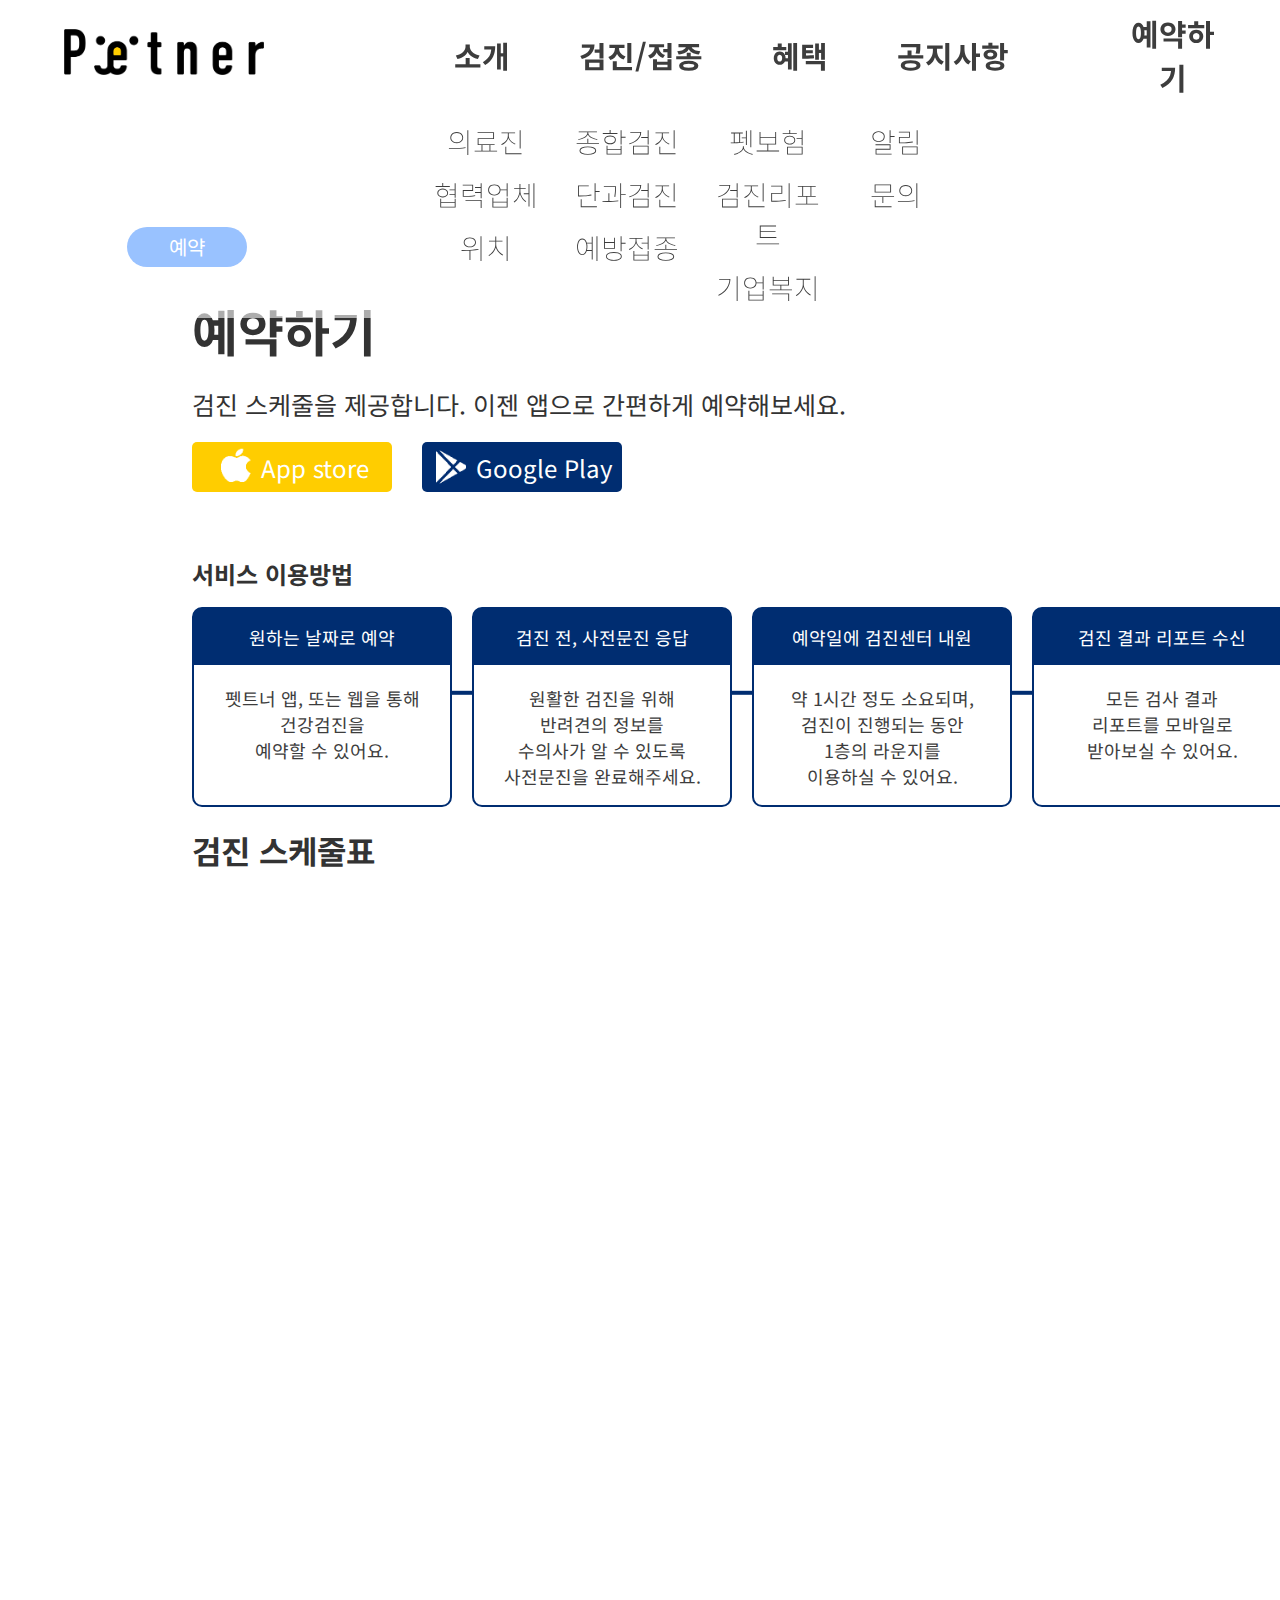
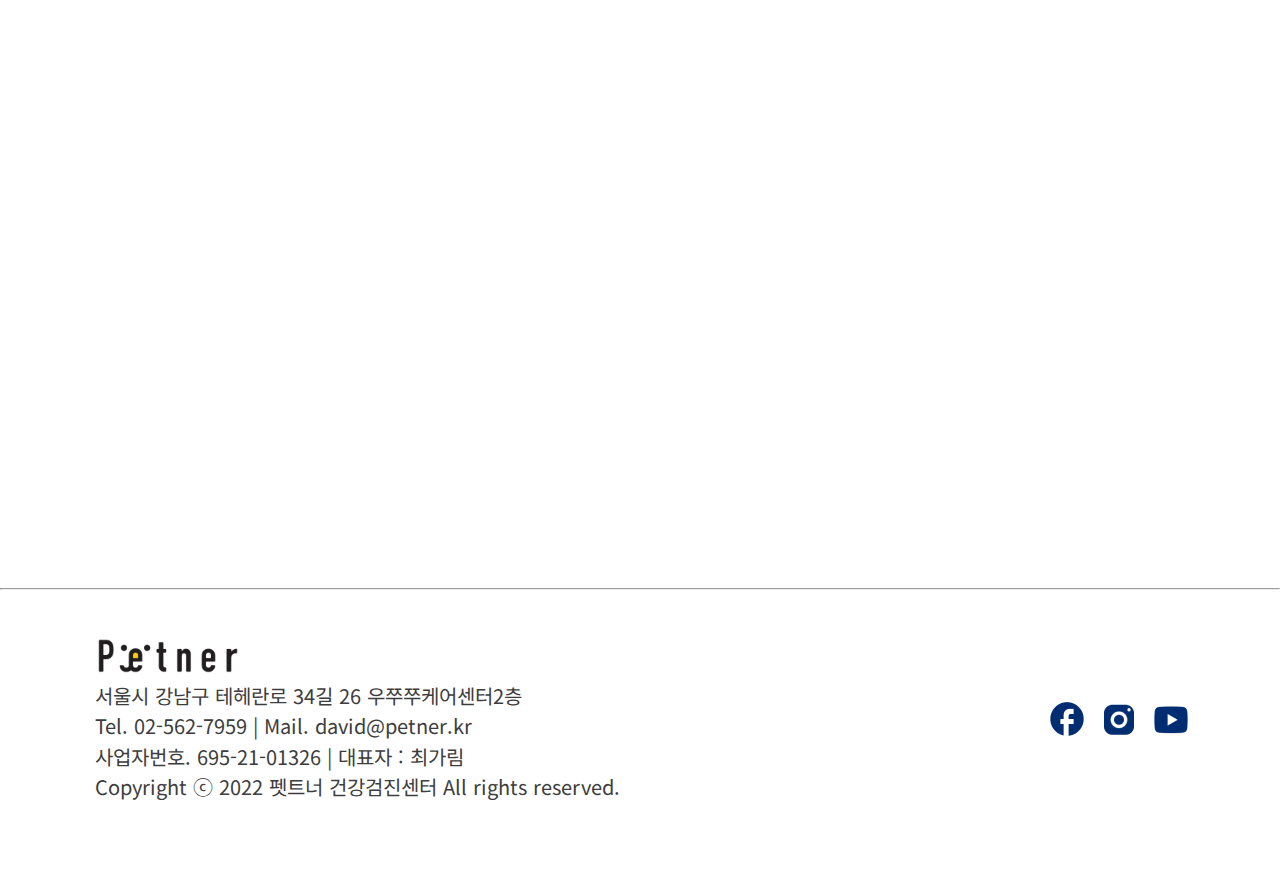
<file: reservation.html>
<!DOCTYPE html>
<html lang="ko">

<head>
    <meta charset="UTF-8">
    <meta http-equiv="X-UA-Compatible" content="IE=edge">
    <meta name="viewport" content="width=device-width, initial-scale=1.0">
    <title>예약하기</title>

    <script src="https://ajax.googleapis.com/ajax/libs/jquery/3.5.1/jquery.min.js"></script>
    <script defer src="./js/common.js"></script>
    <script defer src="./js/load.js"></script>

    <link href="css/index.css" rel="stylesheet">
</head>

<body>
    <header></header>

    <main>
        <div class="tab-menu tab_reserv">
            <a>예약</a>
        </div>

        <article>
            <div class="reserv">
                <h1 class="ani">예약하기</h1>
                <p class="ani">검진 스케줄을 제공합니다. 이젠 앱으로 간편하게 예약해보세요.</p>
                <div class="s5-button">
                    <a href="https://play.google.com/store/apps/details?id=kr.petner.app">
                        <img src="./img/w_Apple Logo.png" alt="">
                        <p>App store</p>
                    </a>
                    <a href="https://play.google.com/store/apps/details?id=kr.petner.app">
                        <img src="./img/w_Google Play.png" alt="">
                        <p>Google Play</p>
                    </a>
                </div>
            </div>

            <div class="service">
                <h1>서비스 이용방법</h1>
                <span></span>
                <ul>
                    <li>
                        <p>원하는 날짜로 예약</p>
                        <p>펫트너 앱, 또는 웹을 통해<br>
                            건강검진을 <br>
                            예약할 수 있어요.</p>
                    </li>
                    <li>
                        <p>검진 전, 사전문진 응답</p>
                        <p>원활한 검진을 위해<br>
                            반려견의 정보를 <br>
                            수의사가 알 수 있도록<br>
                            사전문진을 완료해주세요.</p>
                    </li>
                    <li>
                        <p>예약일에 검진센터 내원</p>
                        <p>약 1시간 정도 소요되며,<br>
                            검진이 진행되는 동안<br>
                            1층의 라운지를 <br>
                            이용하실 수 있어요.</p>
                    </li>
                    <li>
                        <p>검진 결과 리포트 수신</p>
                        <p>모든 검사 결과 <br>
                            리포트를 모바일로 <br>
                            받아보실 수 있어요.</p>
                    </li>
                    <li>
                        <p>1년간 패키지 혜택 받기</p>
                        <p>예방접종, 펫보험, 펫시터 <br>
                            이용권이 리포트 수신일 <br>
                            밤 12시부터 1년간 제공돼요.</p>
                    </li>
                </ul>
            </div>

            <div class="schedule">
                <h1>검진 스케줄표</h1>

                <iframe src="https://calendar.google.com/calendar/embed?height=890&wkst=1&bgcolor=%23ffffff&ctz=Asia%2FSeoul&showTz=0&showCalendars=1&showTitle=0&src=a28uc291dGhfa29yZWEjaG9saWRheUBncm91cC52LmNhbGVuZGFyLmdvb2dsZS5jb20&color=%230B8043" 
                width="1360" height="1122" frameborder="0" scrolling="no">
                </iframe>
                
            </div>
        </article>
    </main>

    <footer></footer>
</body>

</html>
</file>
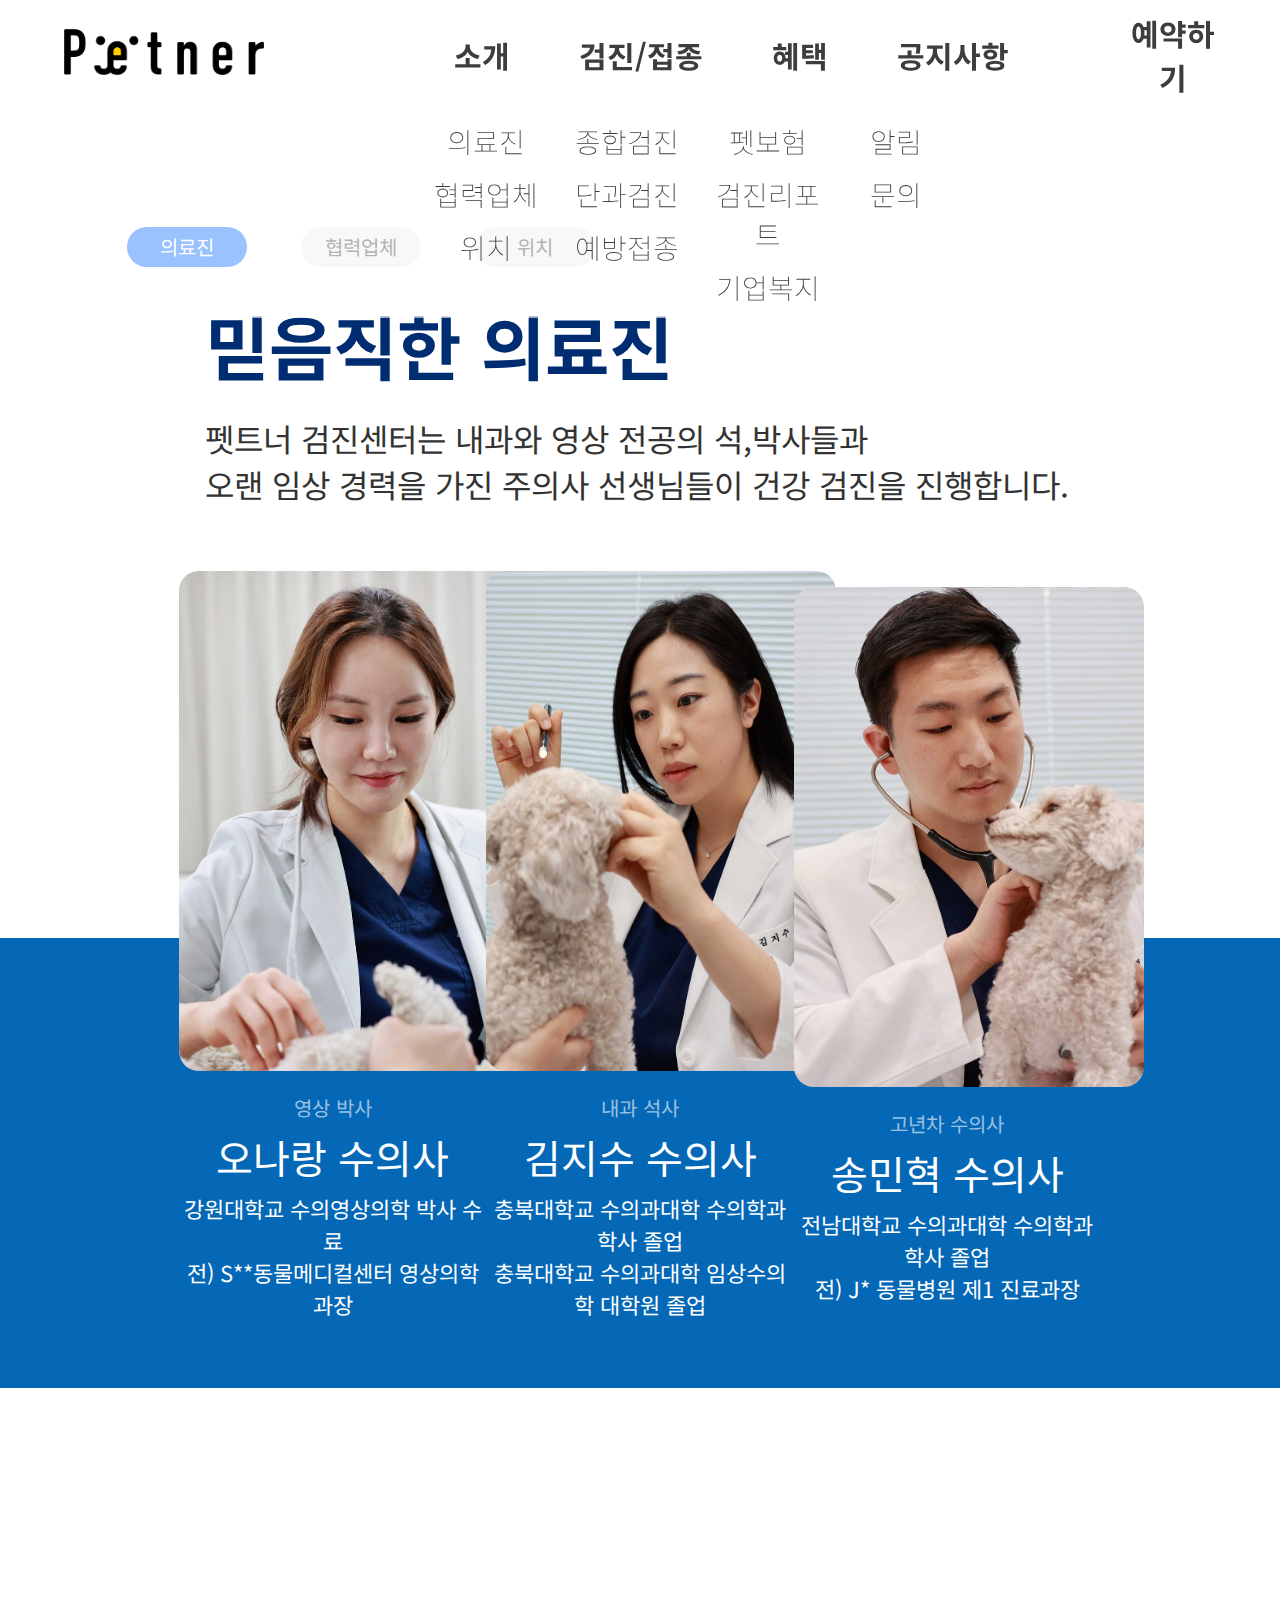
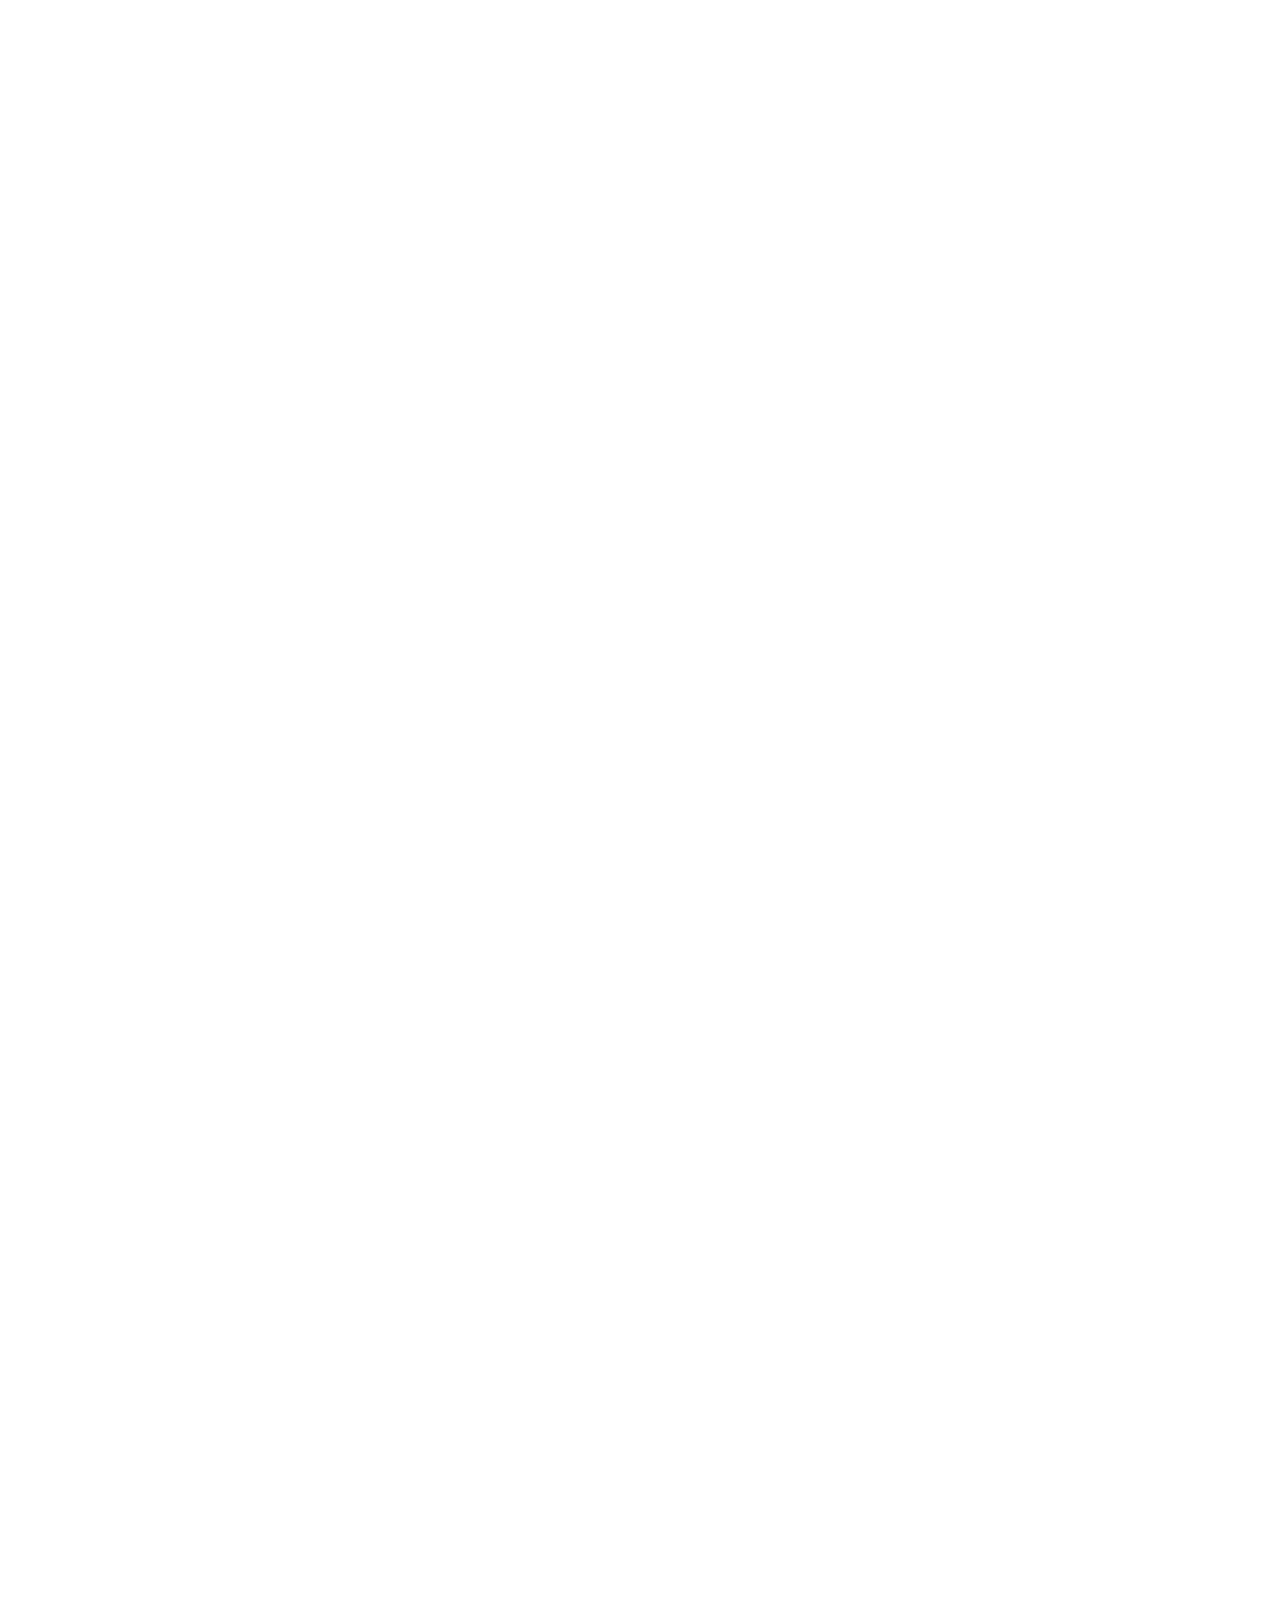
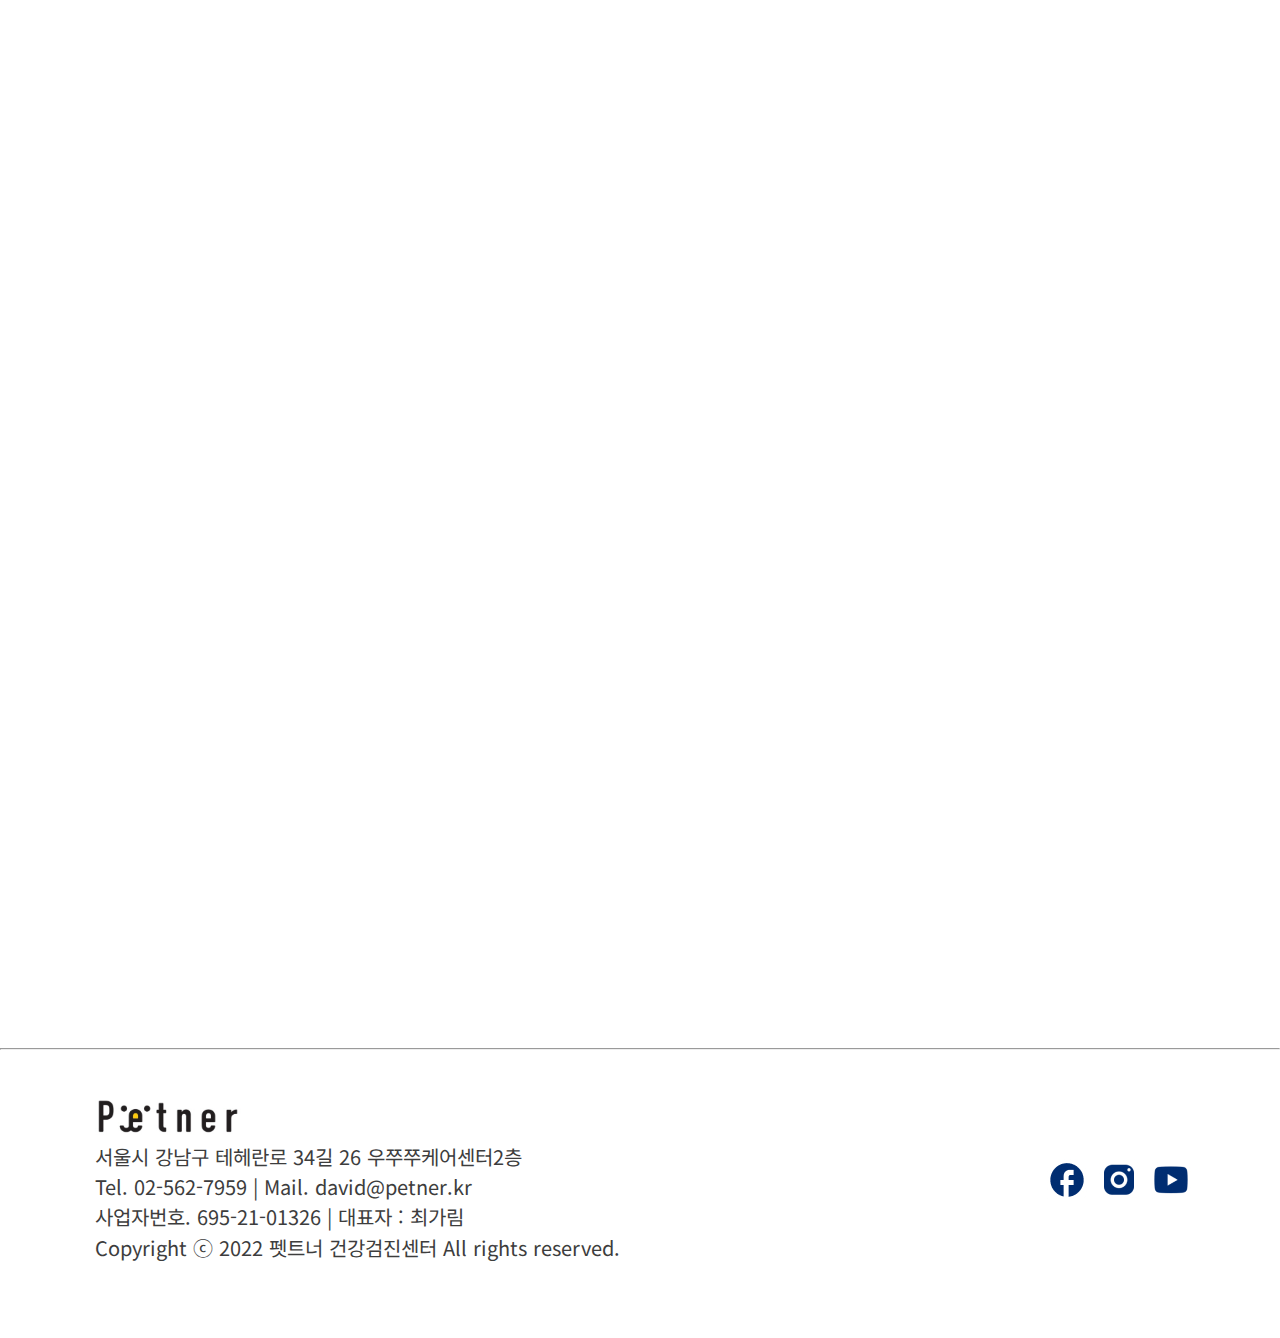
<file: sub1.html>
<!DOCTYPE html>
<html lang="ko">

<head>
    <meta charset="UTF-8">
    <meta http-equiv="X-UA-Compatible" content="IE=edge">
    <meta name="viewport" content="width=device-width, initial-scale=1.0">

    <title>소개</title>

    <script src="https://ajax.googleapis.com/ajax/libs/jquery/3.5.1/jquery.min.js"></script>
    <script defer src="./js/common.js"></script>
    <script defer src="./js/load.js"></script>

    <link href="css/index.css" rel="stylesheet">
</head>

<body>
    <header></header>

    <main>
        <div class="quick-sub ">
            <a class="active subQuick">의료진</a>
            <a class="subQuick">협력업체</a>
            <a class="subQuick">위치</a>
            <a class="subQuick">위로가기</a>
        </div>

        <div class="tab-menu">
            <a class="active">의료진</a>
            <a>협력업체</a>
            <a>위치</a>
        </div>

        <div class="sub1">
            <div class="sub1-1 subscroll" id="sub1_1">
                <div class="sub1-1-info">
                    <div class="sub1-1-text">
                        <h2>믿음직한 의료진</h2>
                        <p>펫트너 검진센터는 내과와 영상 전공의 석,박사들과
                            오랜 임상 경력을 가진 주의사 선생님들이 건강 검진을 진행합니다.</p>
                    </div>
                    <ul>
                        <li>
                            <p><img src="./img/main_section2_1.jpg" alt=""></p>
                            <p>영상 박사</p>
                            <p>오나랑 수의사</p>
                            <p>강원대학교 수의영상의학 박사 수료
                                전) S**동물메디컬센터 영상의학과장</p>
                        </li>
                        <li>
                            <p><img src="./img/main_section2_2.jpg" alt=""></p>
                            <p>내과 석사</p>
                            <p>김지수 수의사</p>
                            <p>충북대학교 수의과대학 수의학과 학사 졸업
                                충북대학교 수의과대학 임상수의학 대학원 졸업</p>
                        </li>
                        <li>
                            <p><img src="./img/main_section2_3.jpg" alt=""></p>
                            <p>고년차 수의사</p>
                            <p>송민혁 수의사</p>
                            <p>전남대학교 수의과대학 수의학과 학사 졸업
                                전) J* 동물병원 제1 진료과장</p>
                        </li>
                    </ul>
                </div>
                <div class="sub1-bg"></div>
            </div>

            <div class="sub1-2 click subscroll" id="sub1_2">
                <div class="sub2-1-text">
                    <h2>협력업체</h2>
                    <p>펫트너는 동물을 위한 협력과 지원을 아끼지 않으며
                        꾸준하고 질 좋은 교육으로 더 나은 세상을 만들어갑니다.</p>
                </div>
                <ul>
                    <li>
                        <p><img src="./img/sub1_sec2_img1.jpg" alt=""></p>
                        <p>포인핸드와 함께하는
                            유기견 건강관리</p>
                    </li>
                    <li>
                        <p><img src="./img/sub1_sec2_img2.jpg" alt=""></p>
                        <p>위액트 유기견 보호소
                            유기견들의 건강관리</p>
                    </li>
                    <li>
                        <p><img src="./img/sub1_sec2_img3.jpg" alt=""></p>
                        <p>공중방역 수의사 교육</p>
                    </li>
                    <li>
                        <p><img src="./img/sub1_sec2_img4.jpg" alt=""></p>
                        <p>수의학과 학생 실습 교육</p>
                    </li>
                    <li>
                        <p><img src="./img/sub1_sec2_img5.jpg" alt=""></p>
                        <p>반려동물 ai 데이터 수집</p>
                    </li>
                    <li>
                        <p><img src="./img/sub1_sec2_img6.jpg" alt=""></p>
                        <p>건강검진 전문 소프트웨어 제작</p>
                    </li>
                </ul>
            </div>

            <div class="sub1-3 click subscroll" id="sub1_3">
                <h2>찾아오시는 길</h2>

                <div id="map" style="width:75%;height:55%;"></div>

                <div class="sub1-3-text">
                    <p>
                        <span>검진시간</span>
                        월~토 10:00~19:00 (일요일 휴진)
                        점심시간 13:00~14:00
                    </p>
                    <p>
                        <span>주차안내</span>
                        센터 좌측과 뒷쪽 유료 주차장 이용
                        (주차비 지원은 되지 않습니다.)
                    </p>
                </div>
            </div>
        </div>
    </main>

    <footer></footer>

    <script type="text/javascript"
        src="http://dapi.kakao.com/v2/maps/sdk.js?appkey=f8c37465f6661e37b7d6ac281ffd408e">
    </script>
    <script>
        var container = document.getElementById('map'); //지도를 담을 영역의 DOM 레퍼런스
        var options = { //지도를 생성할 때 필요한 기본 옵션
            center: new kakao.maps.LatLng(37.499911, 127.040470), //지도의 중심좌표.
            level: 1 //지도의 레벨(확대, 축소 정도)
        };
        var map = new kakao.maps.Map(container, options); //지도 생성 및 객체 리턴

        // 마커가 표시될 위치입니다     
        var markerPosition = new kakao.maps.LatLng(37.499911, 127.040470);

        // 마커를 생성합니다    
        var marker = new kakao.maps.Marker({
            position: markerPosition
        });

        // 마커가 지도 위에 표시되도록 설정합니다    
        marker.setMap(map);
    </script>
</body>

</html>
</file>
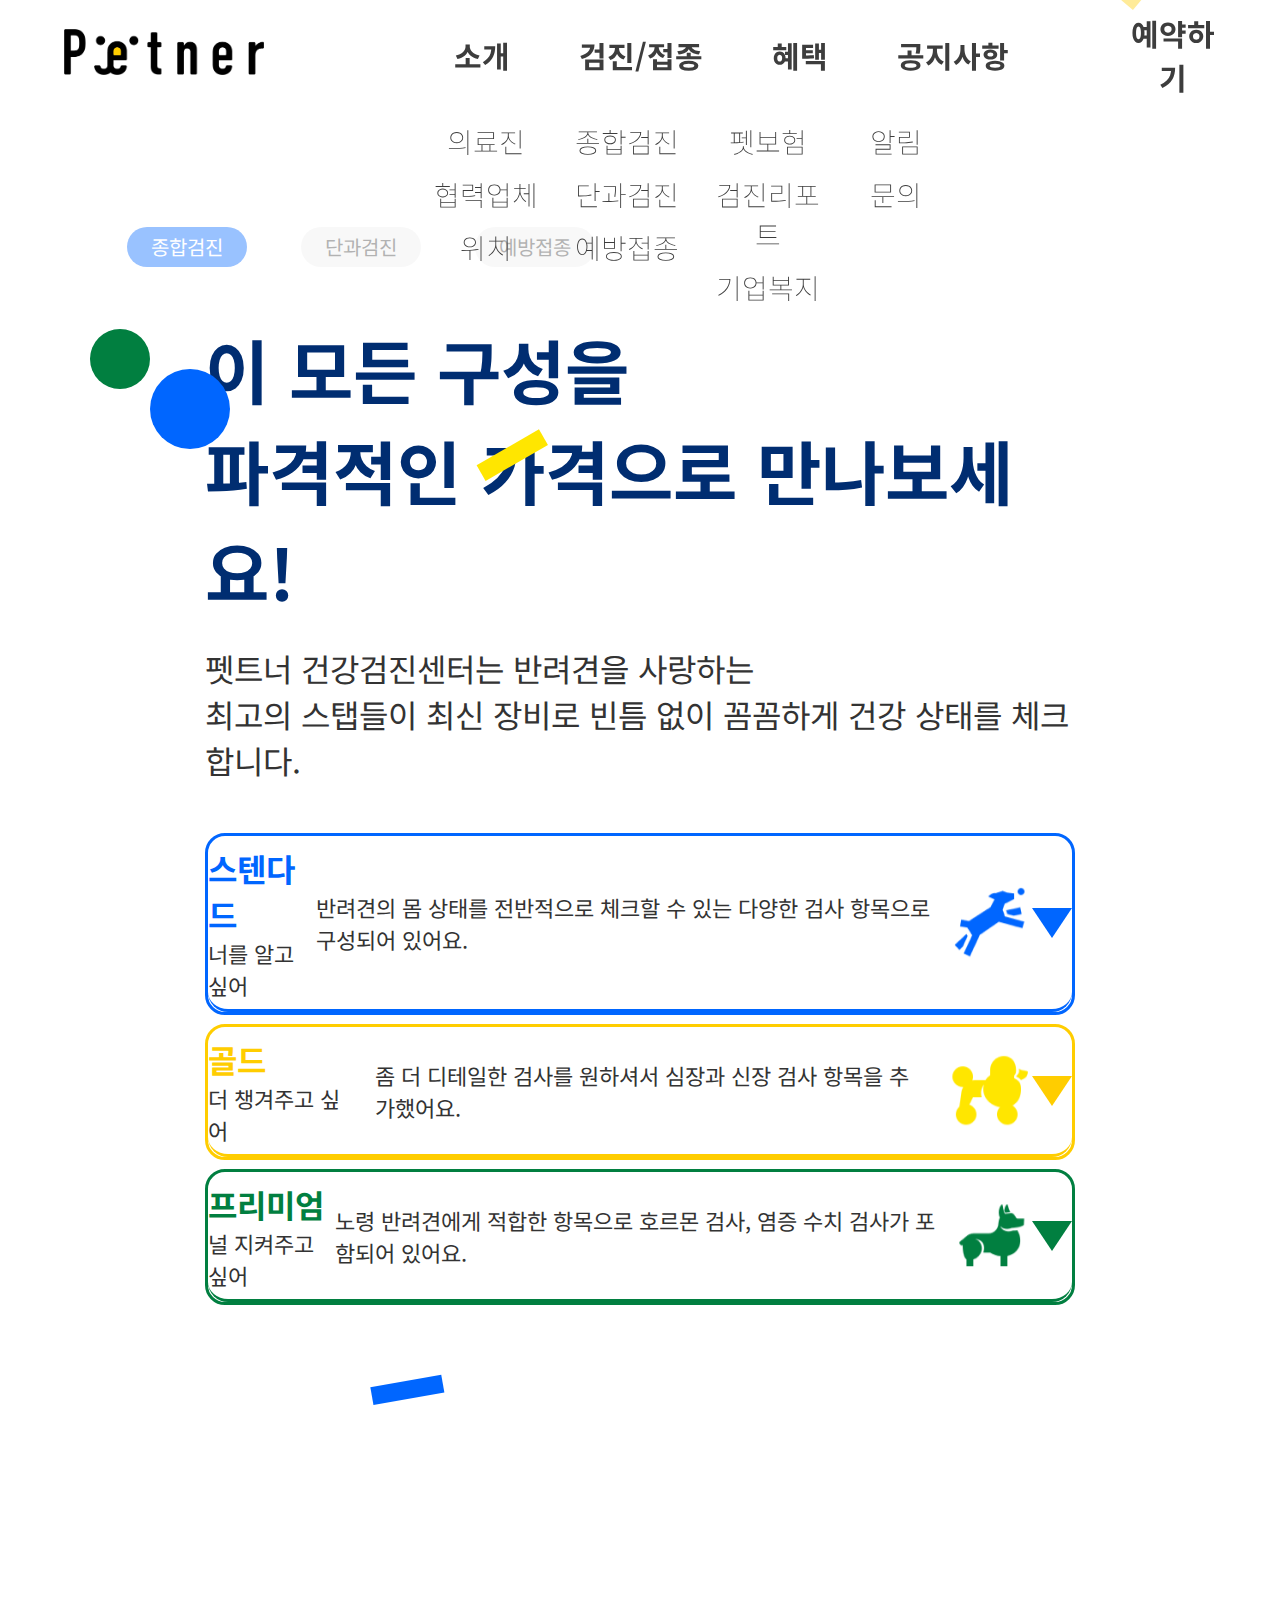
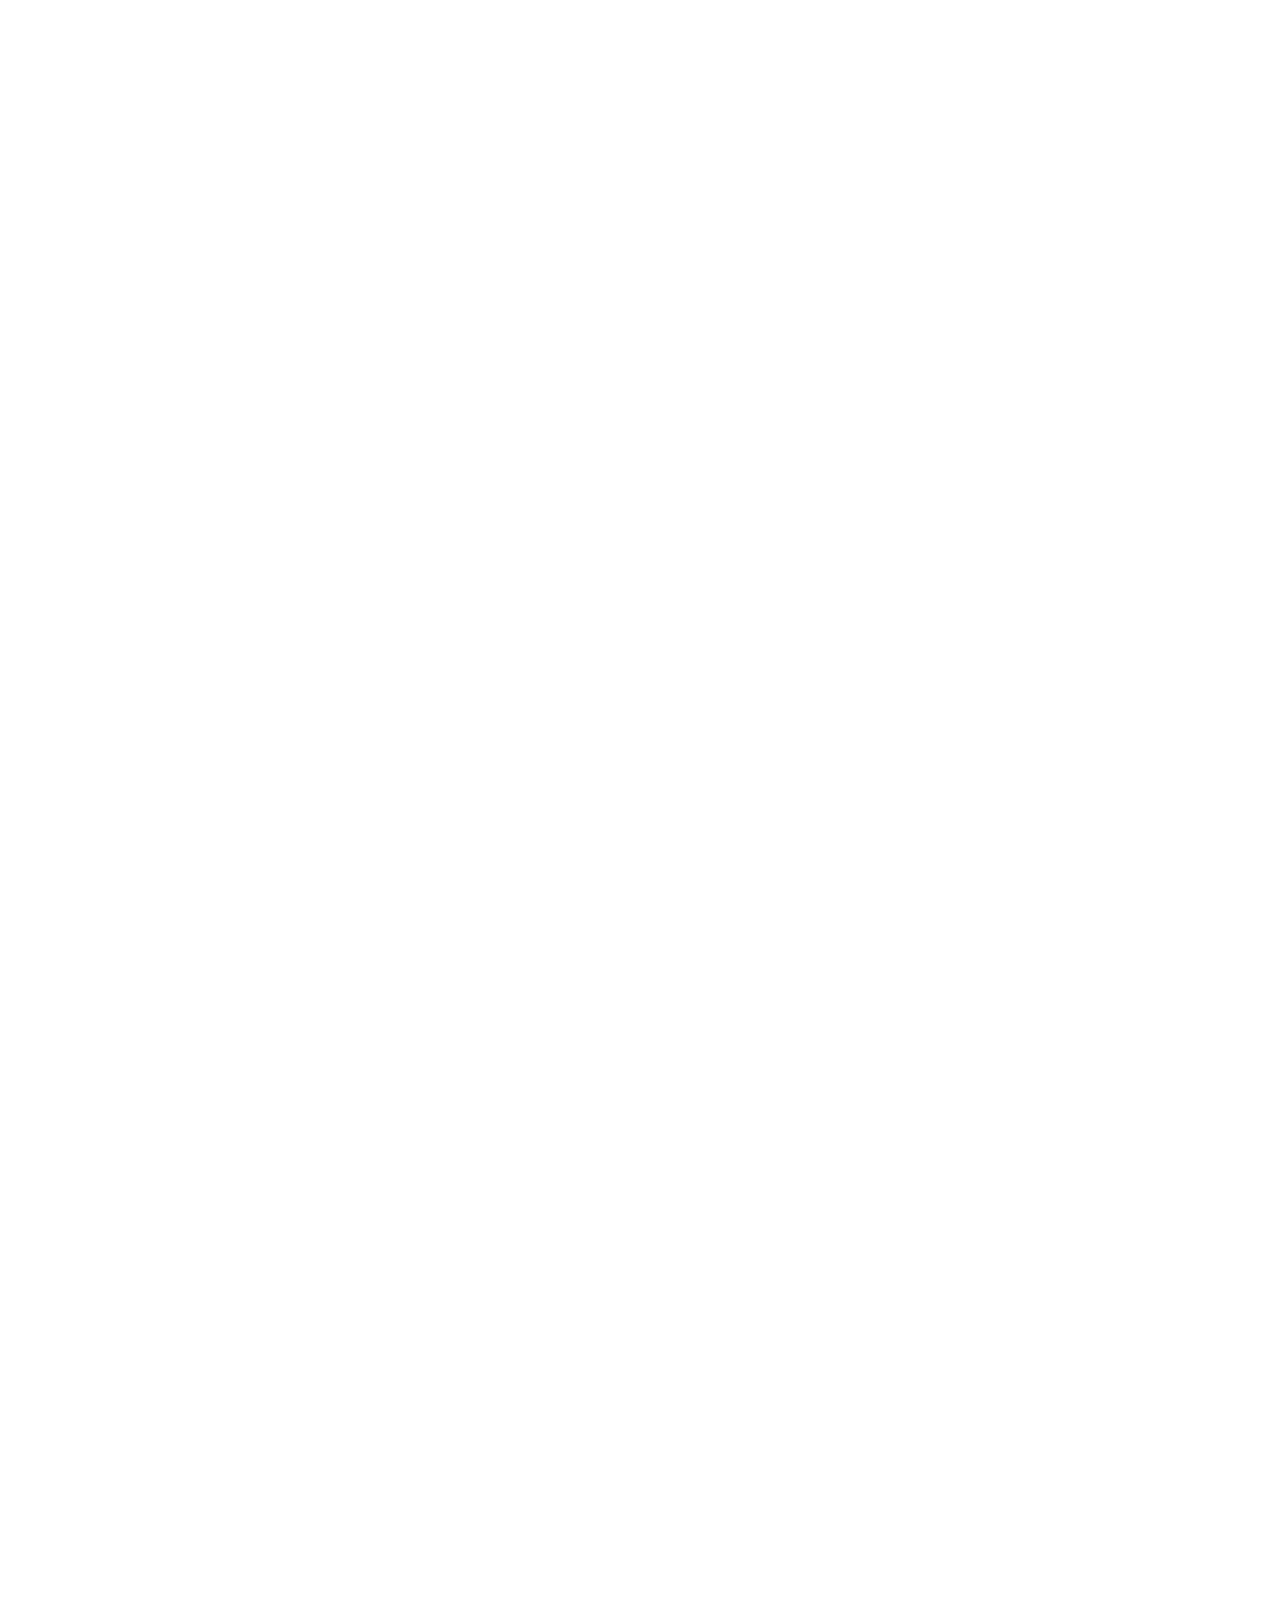
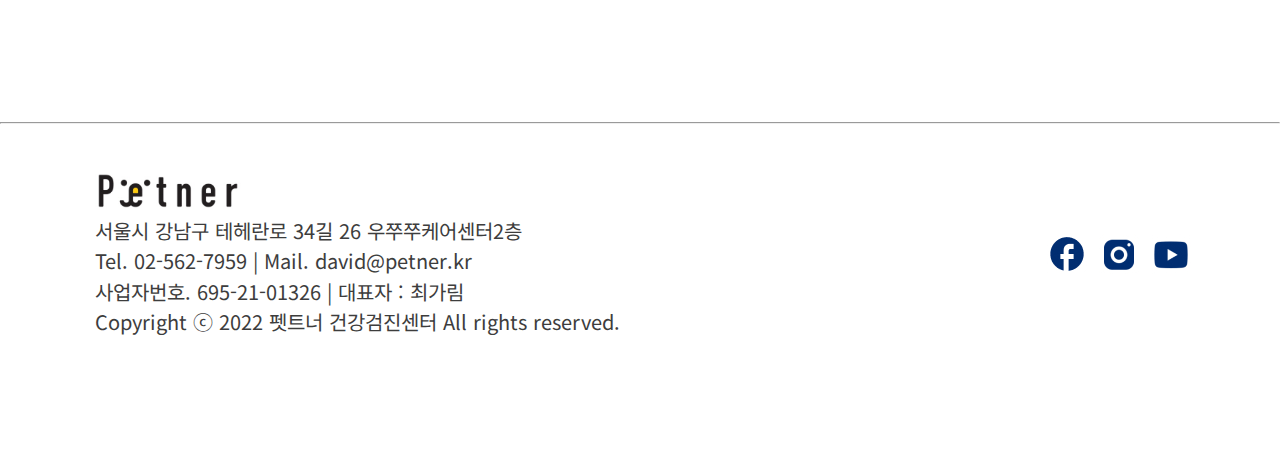
<file: sub2.html>
<!DOCTYPE html>
<html lang="ko">

<head>
    <meta charset="UTF-8">
    <meta http-equiv="X-UA-Compatible" content="IE=edge">
    <meta name="viewport" content="width=device-width, initial-scale=1.0">

    <title>검진/접종</title>

    <script src="https://ajax.googleapis.com/ajax/libs/jquery/3.5.1/jquery.min.js"></script>
    <script defer src="./js/common.js"></script>
    <script defer src="./js/load.js"></script>

    <link href="css/index.css" rel="stylesheet">
</head>

<body>
    <header></header>

    <main>
        <div class="quick-sub">
            <a class="active">종합검진</a>
            <a>단과검진</a>
            <a>예방접종</a>
            <a>위로가기</a>
        </div>

        <div class="tab-menu">
            <a class="active">종합검진</a>
            <a>단과검진</a>
            <a>예방접종</a>
        </div>

        <div class="sub2">
            <svg width="100%" height="100%">
                <circle width="56px" height="56px" cx="70" cy="500" r="30" fill="#017F40" stroke="none" stroke-width="0"
                    class="svgCircle1"></circle>
                <circle width="56px" height="56px" cx="140" cy="550" r="40" fill="#0066FF" stroke="none"
                    stroke-width="0" class="svgCircle2"></circle>
                <rect x="100" y="550" rx="0" width="72" height="18" fill="#FFE600"
                    transform="translate(65,180) rotate(-30)"></rect>
                <rect x="85%" y="300" rx="0" width="72" height="18" fill="#FFCD00"
                    transform="translate(140,780) rotate(-50)"></rect>
                <rect x="50" y="30%" rx="0" width="72" height="18" fill="#0066FF"
                    transform="translate(120,680) rotate(-10)" class="blueBar"></rect>
                <rect x="85%" y="400" rx="0" width="72" height="18" fill="#017F40"
                    transform="translate(1680,150) rotate(-28)" class="greenBar"></rect>
                <rect x="100" y="31%" rx="0" width="72" height="18" fill="#FFCD00"
                    transform="translate(1670,80) rotate(-50)" class="greenBar"></rect>
            </svg>

            <div class="sub2-1 subscroll" id="sub2_1">
                <div class="sub2-1-text">
                    <h2>이 모든 구성을
                        파격적인 가격으로 만나보세요!</h2>
                    <p>펫트너 건강검진센터는 반려견을 사랑하는
                        최고의 스탭들이 최신 장비로 빈틈 없이 꼼꼼하게 건강 상태를 체크합니다.</p>
                </div>
                <ul>
                    <li>
                        <div class="sub2-1-menu1">
                            <p><span>스텐다드</span>
                                너를 알고 싶어</p>
                            <p>반려견의 몸 상태를 전반적으로 체크할 수 있는 다양한 검사 항목으로 구성되어 있어요.</p>
                            <p><img src="./img/sub2_icon1.png" alt=""></p>
                            <div class="triangle1"></div>
                            <div class="triangle2"></div>
                        </div>
                        <div class="sub2-1-menu2">
                            <div>
                                <p>검진항목</p>
                                <p>
                                    1.기본 신체 검사
                                    2.항체가 검사(2종)
                                    3.심장사상충 검사(자충, 성충 검사)
                                    4.혈압
                                    5.심전도
                                    6.기본 안과검사
                                    7.흉부 X-ray 검사
                                    8.복부 X-ray 검사
                                    9.고관절 X-ray 검사
                                    10.복부 초음파
                                    11.분변
                                    12.소변 검사
                                    13.혈구 검사
                                    14.혈청 화학 검사(17종)
                                    15.전해질 검사
                                </p>
                            </div>
                            <div>
                                <p>검진비용(vat 별도)</p>
                                <p>
                                    ~ 10kg : 365,000원
                                    ~ 20kg : 415,000원
                                    ~ 25kg : 515,000원
                                    ~ 30kg : 650,000원
                                    30kg 이상 : 별도 문의
                                </p>
                            </div>
                        </div>
                    </li>
                    <li>
                        <div class="sub2-1-menu1">
                            <p><span>골드</span>
                                더 챙겨주고 싶어</p>
                            <p>좀 더 디테일한 검사를 원하셔서 심장과 신장 검사 항목을 추가했어요.</p>
                            <p><img src="./img/sub2_icon2.png" alt=""></p>
                            <div class="triangle1"></div>
                            <div class="triangle2"></div>
                        </div>
                        <div class="sub2-1-menu2">
                            <div>
                                <p>검진항목</p>
                                <p>
                                    1.기본 신체 검사
                                    2.항체가 검사(2종)
                                    3.심장사상충 검사(자충, 성충 검사)
                                    4.혈압
                                    5.심전도
                                    6.기본 안과검사
                                    7.흉부 X-ray 검사
                                    8.복부 X-ray 검사
                                    9.고관절 X-ray 검사
                                    10.복부 초음파
                                    11.분변
                                    12.소변 검사
                                    13.혈구 검사
                                    14.혈청 화학 검사(17종)
                                    15.전해질 검사
                                </p>
                            </div>
                            <div>
                                <p>검진비용(vat 별도)</p>
                                <p>
                                    ~ 10kg : 365,000원
                                    ~ 20kg : 415,000원
                                    ~ 25kg : 515,000원
                                    ~ 30kg : 650,000원
                                    30kg 이상 : 별도 문의
                                </p>
                            </div>
                        </div>
                    </li>
                    <li>
                        <div class="sub2-1-menu1">
                            <p><span>프리미엄</span>
                                널 지켜주고 싶어</p>
                            <p>노령 반려견에게 적합한 항목으로 호르몬 검사, 염증 수치 검사가 포함되어 있어요.</p>
                            <p><img src="./img/sub2_icon3.png" alt=""></p>
                            <div class="triangle1"></div>
                            <div class="triangle2"></div>
                        </div>
                        <div class="sub2-1-menu2">
                            <div>
                                <p>검진항목</p>
                                <p>
                                    1.기본 신체 검사
                                    2.항체가 검사(2종)
                                    3.심장사상충 검사(자충, 성충 검사)
                                    4.혈압
                                    5.심전도
                                    6.기본 안과검사
                                    7.흉부 X-ray 검사
                                    8.복부 X-ray 검사
                                    9.고관절 X-ray 검사
                                    10.복부 초음파
                                    11.분변
                                    12.소변 검사
                                    13.혈구 검사
                                    14.혈청 화학 검사(17종)
                                    15.전해질 검사
                                </p>
                            </div>
                            <div>
                                <p>검진비용(vat 별도)</p>
                                <p>
                                    ~ 10kg : 365,000원
                                    ~ 20kg : 415,000원
                                    ~ 25kg : 515,000원
                                    ~ 30kg : 650,000원
                                    30kg 이상 : 별도 문의
                                </p>
                            </div>
                        </div>
                    </li>
                </ul>
            </div>

            <div class="sub2-2 click subscroll" id="sub2_2">
                <div class="sub2-2-text">
                    <h2>단과검진</h2>
                    <p>기본 검사 외에 다른 옵션들을 살펴보세요.</p>
                </div>
                <ul>
                    <li>
                        <div class="sub2-2-list">심장 검사 패키지</div>
                        <div class="sub2-2-down">
                            <p><span>심장 검사 패키지</span>
                                흉부 X-ray, 심전도, 심장초음파,
                                심근기능 평가 인자 proBNP 검사
                                초진 비용
                                ~ 10kg : 300,000원
                                ~ 20kg : 400,000원
                                ~ 30kg : 500,000원
                                재진 비용
                                ~ 10kg : 250,000원
                                ~ 20kg : 350,000원
                                ~ 30kg : 450,

                            </p>
                            <p><span>심장검사</span>
                                심장초음파, 심근기능 평가 인자 proBNP 검사
                                검진 비용
                                ~ 10kg : 250,000원
                                ~ 20kg : 350,000원
                                ~ 30kg : 450,000원
                            </p>
                        </div>
                    </li>
                    <li>
                        <div class="sub2-2-list">신장 검사 패키지</div>
                        <div class="sub2-2-down">
                            <p><span>신장 검사 패키지</span>
                                BUN, Crea, IP, 전해질, SDMA, 뇨스틱, 뇨비중,
                                단백뇨, 비뇨기(신장, 요관, 방관) 초음파 검사
                                검진 비용
                                ~ 10kg : 200,000원
                                ~ 20kg : 250,000원
                                ~ 30kg : 300,000원
                            </p>
                            <p><span>신장 검사</span>
                                SDMA, 단백뇨
                            </p>
                            <p><span>검진 비용</span>
                                ~ 30kg : 120,000원
                            </p>
                        </div>
                    </li>
                    <li>
                        <div class="sub2-2-list">갑상선 검사 패키지</div>
                        <div class="sub2-2-down">
                            <p><span>갑상선 검사 패키지</span>
                                T4, TSH, freeT4
                            </p>
                            <p><span>검진 비용</span>
                                ~ 30kg : 120,000원
                            </p>
                        </div>
                    </li>
                    <li>
                        <div class="sub2-2-list">부신 검사 패키지</div>
                        <div class="sub2-2-down">
                            <p><span>부신 검사 패키지</span>
                                검진 비용 (초음파 검사, ACTH ST)
                                ~ 10kg : 150,000원
                                ~ 20kg : 170,000원
                                ~ 30kg : 190,000원
                                검진 비용 (ACTH ST)
                                ~ 30kg : 120,000원
                            </p>
                        </div>
                    </li>
                    <li>
                        <div class="sub2-2-list">소화기 검사 패키지</div>
                        <div class="sub2-2-down">
                            <p><span>소화기 검사 패키지 1</span>
                                CPL, CRP, 소화기 PCR, Cobalamin,
                                Folate, 소화기 초음파
                            </p>
                            <p><span>초진 비용</span>
                                ~ 10kg : 300,000원
                                ~ 20kg : 350,000원
                                ~ 30kg : 400,000원
                            </p>
                            <p><span>소화기 검사 패키지 2</span>
                                CPL, CRP, 소화기 PCR, Cobalamin, Folate
                            </p>
                            <p><span>재진 비용</span>
                                ~ 10kg : 250,000원
                                ~ 20kg : 300,000원
                                ~ 30kg : 350,000원
                            </p>
                        </div>
                    </li>
                    <li>
                        <div class="sub2-2-list">안과 검사 패키지</div>
                        <div class="sub2-2-down">
                            <p><span>안과 검사 패키지</span>
                                안과 시진, 눈물량 평가, 각막 형광 염색, 안압
                                검진 비용
                                ~ 30kg : 50,000원
                            </p>
                            <p><span>안과 검사</span>
                                눈물량 평가, 각막 형광 염색
                            </p>
                            <p><span>검진 비용</span>
                                ~ 30kg : 50,000원
                            </p>
                        </div>
                    </li>
                    <li>
                        <div class="sub2-2-list">고관절 검사 패키지</div>
                        <div class="sub2-2-down">
                            <p><span>고관절 검사 패키지</span>
                                X-ray 3컷, 고관절 탈구 여부 판별
                            </p>
                            <p><span>검진 비용</span>
                                ~ 10kg : 54,000원
                                ~ 20kg : 75,000원
                                ~ 30kg : 99,000원
                            </p>
                        </div>
                    </li>
                    <li>
                        <div class="sub2-2-list">슬관절 검사 패키지</div>
                        <div class="sub2-2-down">
                            <p><span>슬관절 검사 패키지</span>
                                X-ray 3컷, 슬개골 촉진 및 탈구 기수 판별
                            </p>
                            <p><span>검진 비용</span>
                                ~ 10kg : 54,000원
                                ~ 20kg : 75,000원
                                ~ 30kg : 99,000원
                            </p>
                        </div>
                    </li>
                    <li>
                        <div class="sub2-2-list">감염병 PCR 검사</div>
                        <div class="sub2-2-down">
                            <p><span>감염병 PCR 검사</span>
                                검사 비용
                                건강검진 PCR : 160,000원
                                호흡기 PCR : 120,000원
                                소화기 PCR : 130,000원
                                심장사상충, 진드기 매개질환 : 50,000원
                            </p>
                        </div>
                    </li>
                    <li>
                        <div class="sub2-2-list">알러지 패키지</div>
                        <div class="sub2-2-down">
                            <p><span>알러지 패키지</span>
                                검사 비용
                                BASIC test 54종 : 150,000원
                                Premium test 127종 : 280,000원
                                FOOD intensive test 108종 : 360,000원
                                Premium inrensive test 127종 : 440,000원
                            </p>
                        </div>
                    </li>
                </ul>
            </div>

            <div class="sub2-3 click subscroll" id="sub2_3">
                <div class="sub2-3-text">
                    <h2>예방접종</h2>
                    <p>
                        종합건강검진 시 포함된 항체가 검사 결과와
                        수의사의 처방에 따라 반려견에게 필요한 예방접종이 제공돼요.
                    </p>
                </div>
                <div class="sub2-3-list">
                    <ul>
                        <li>
                            <p>
                                <span>백신</span>
                                종합백신 DHPP : 25,000원
                                코로나백신 : 20,000원
                                켄넬코프백신 : 20,000원
                                인플루엔자백신 : 35,000원
                                광견병백신 : 20,000원
                            </p>
                            <p>
                                <span>연간 접종 패키지</span>
                                연간 접종 패키지
                                종합백신 DHPP, 코로나백신, 켄넬코프백신,
                                인플루엔자백신, 광견병 백신 - 각 1회
                                비용 : 110,000원
                            </p>
                        </li>
                        <li>
                            <p>
                                <span>강아지 초기 접종 패키지</span>
                                종합백신 DHPP 5차,
                                코로나백신 2차,
                                켄넬코프백신 2차,
                                인플루엔자백신 2차,
                                광견병 백신 1차
                                비용 : 250,000원
                            </p>
                            <p>
                                <span>동물 등록</span>
                                내장형 : 35,000원
                                외장형 : 45,000원
                            </p>
                        </li>
                        <li>
                            <p>
                                <span>항체가 검사</span>
                                2종 : 35,000원
                                7종 : 70,000원
                            </p>
                            <p>
                                <span>기타 검사</span>
                                베를링턴테리어 구리중독 : 140,000원
                                혈액형검사 : 50,000원
                                종양종합지표검사 : 180,000원
                            </p>
                        </li>
                    </ul>
                </div>
            </div>
        </div>
    </main>

    <footer></footer>
</body>

</html>
</file>
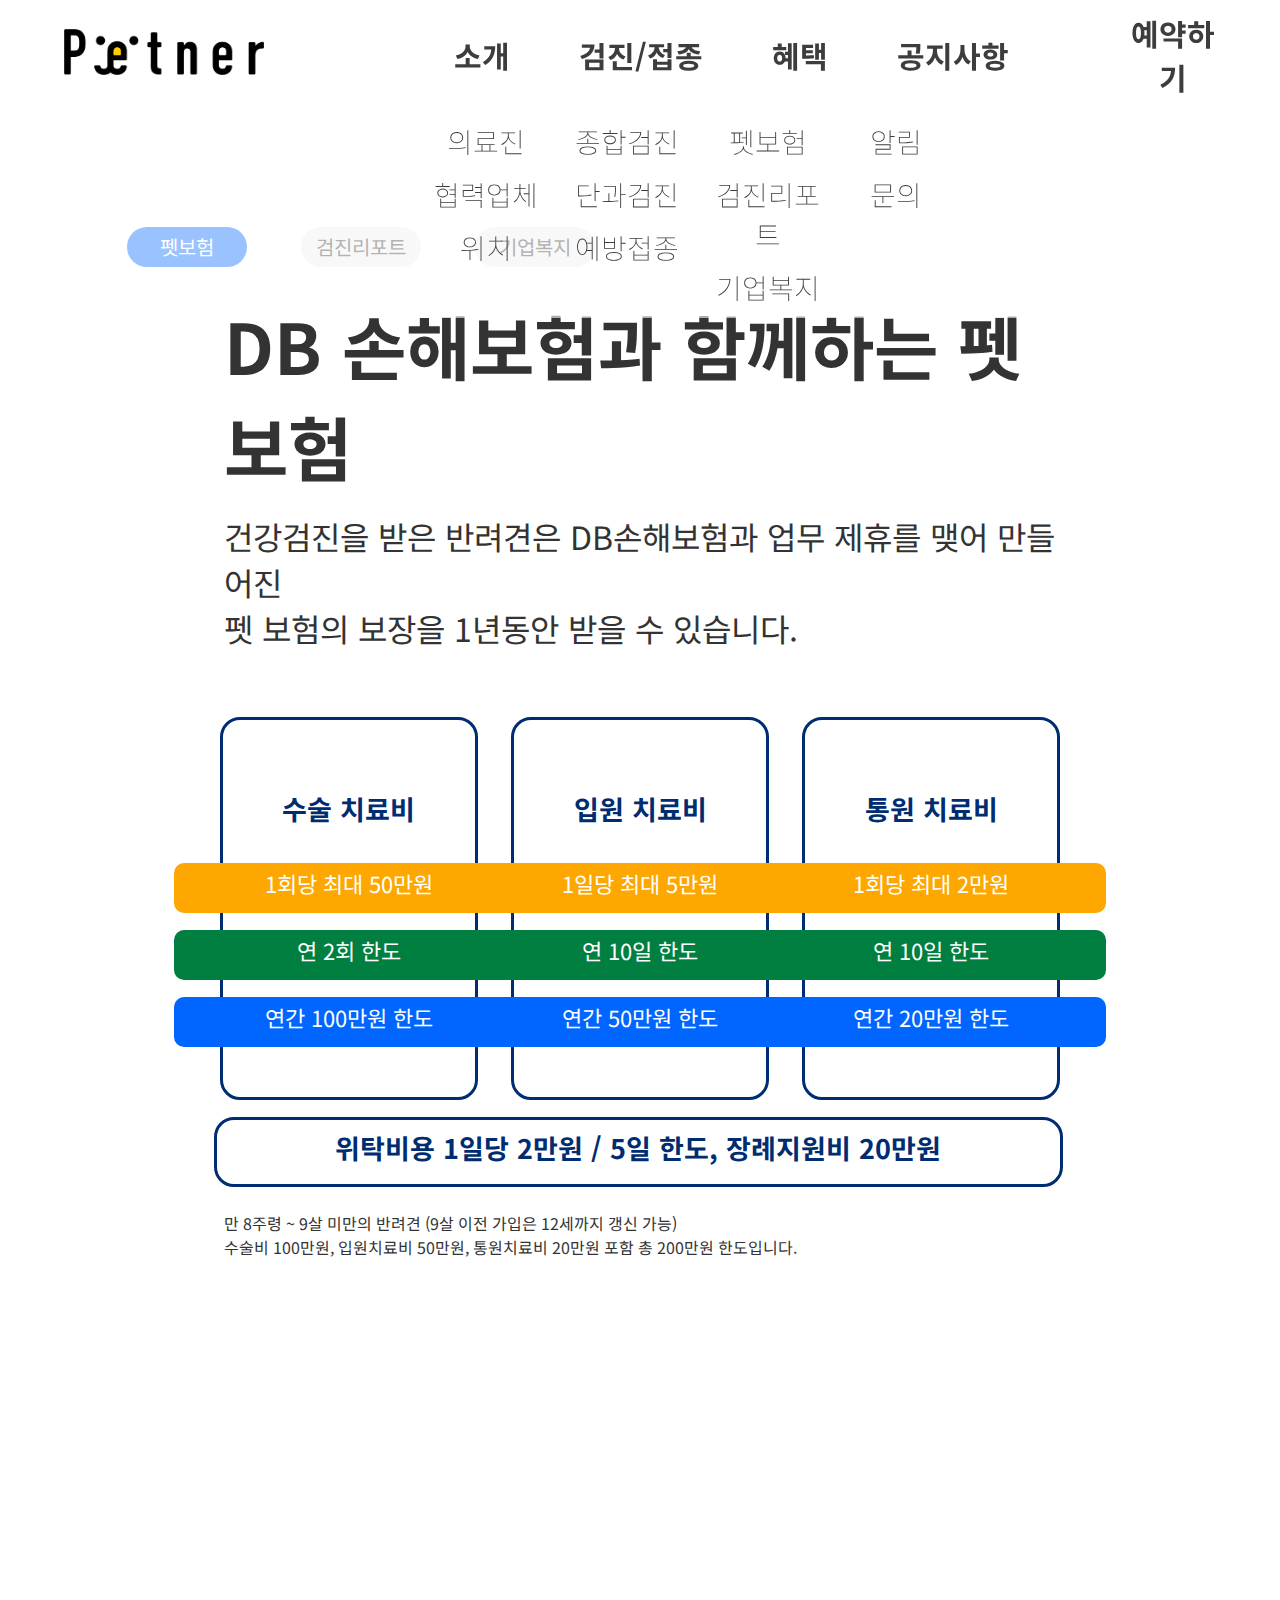
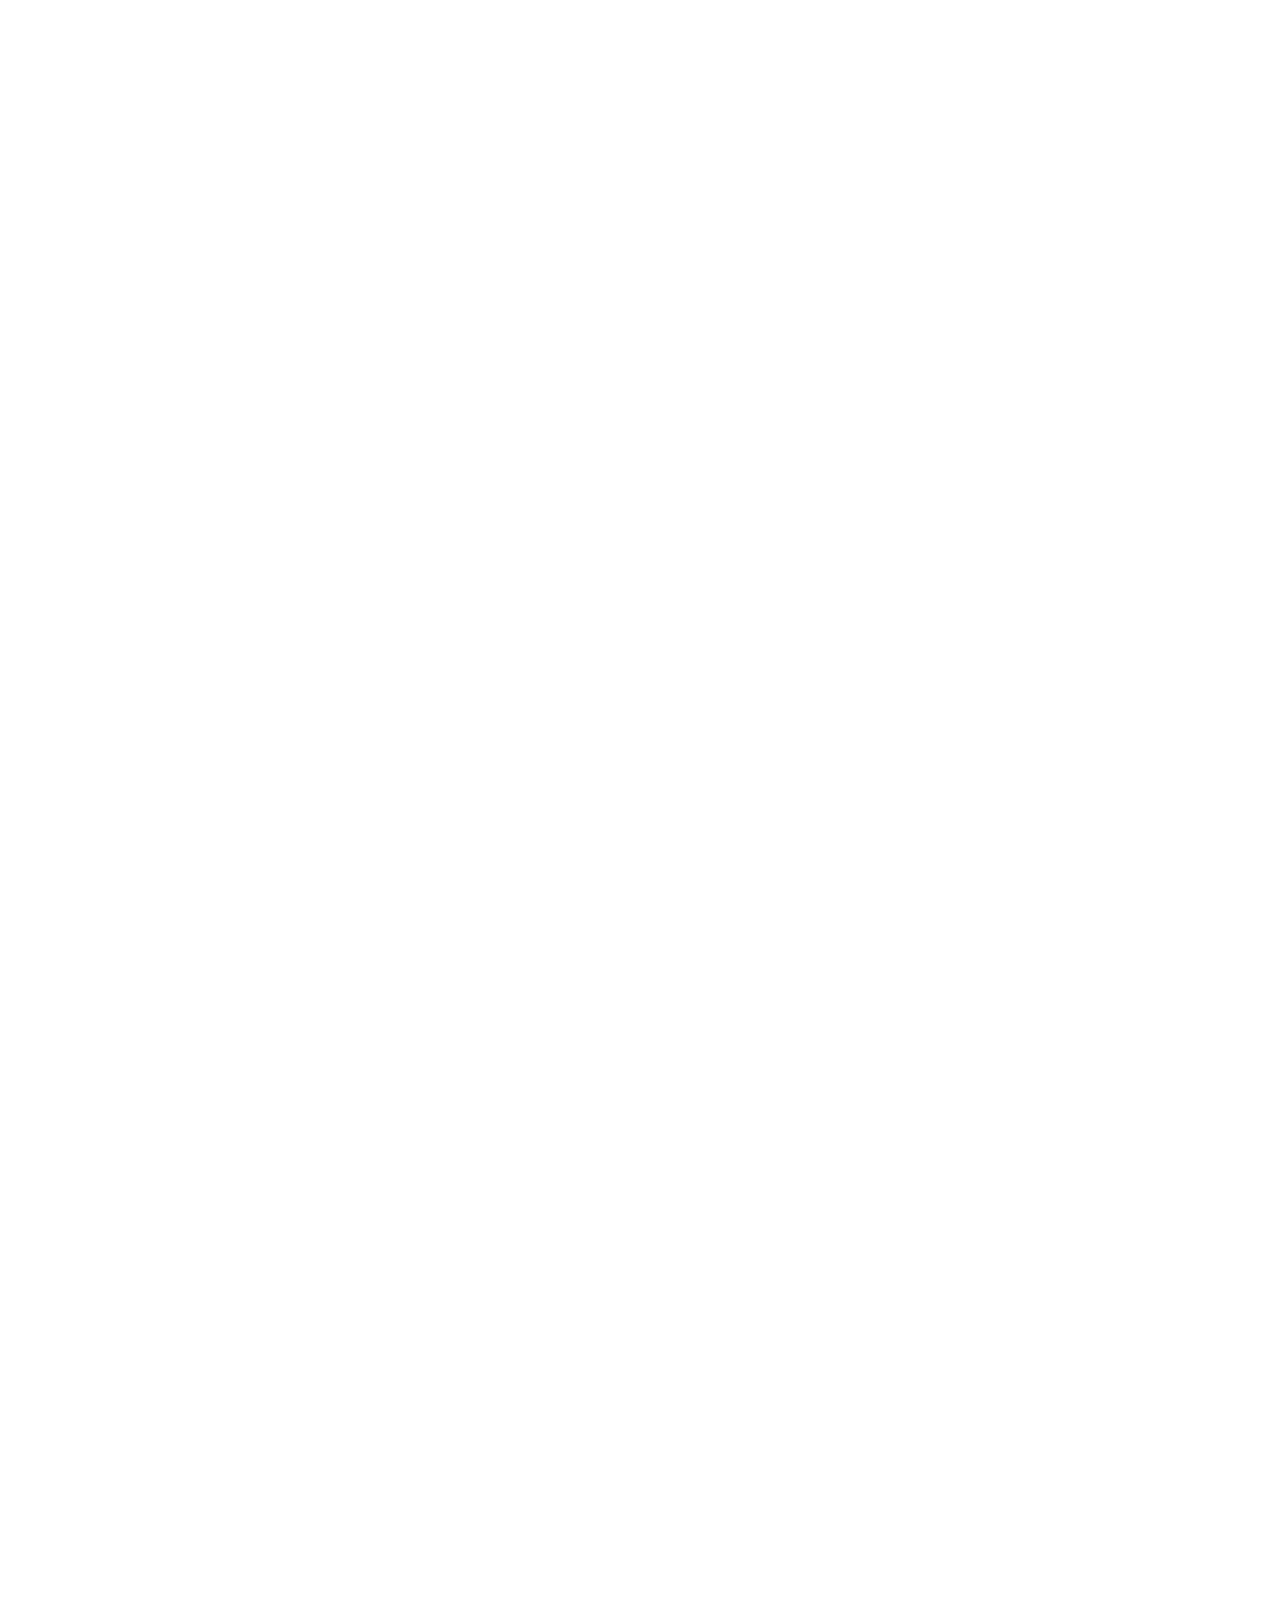
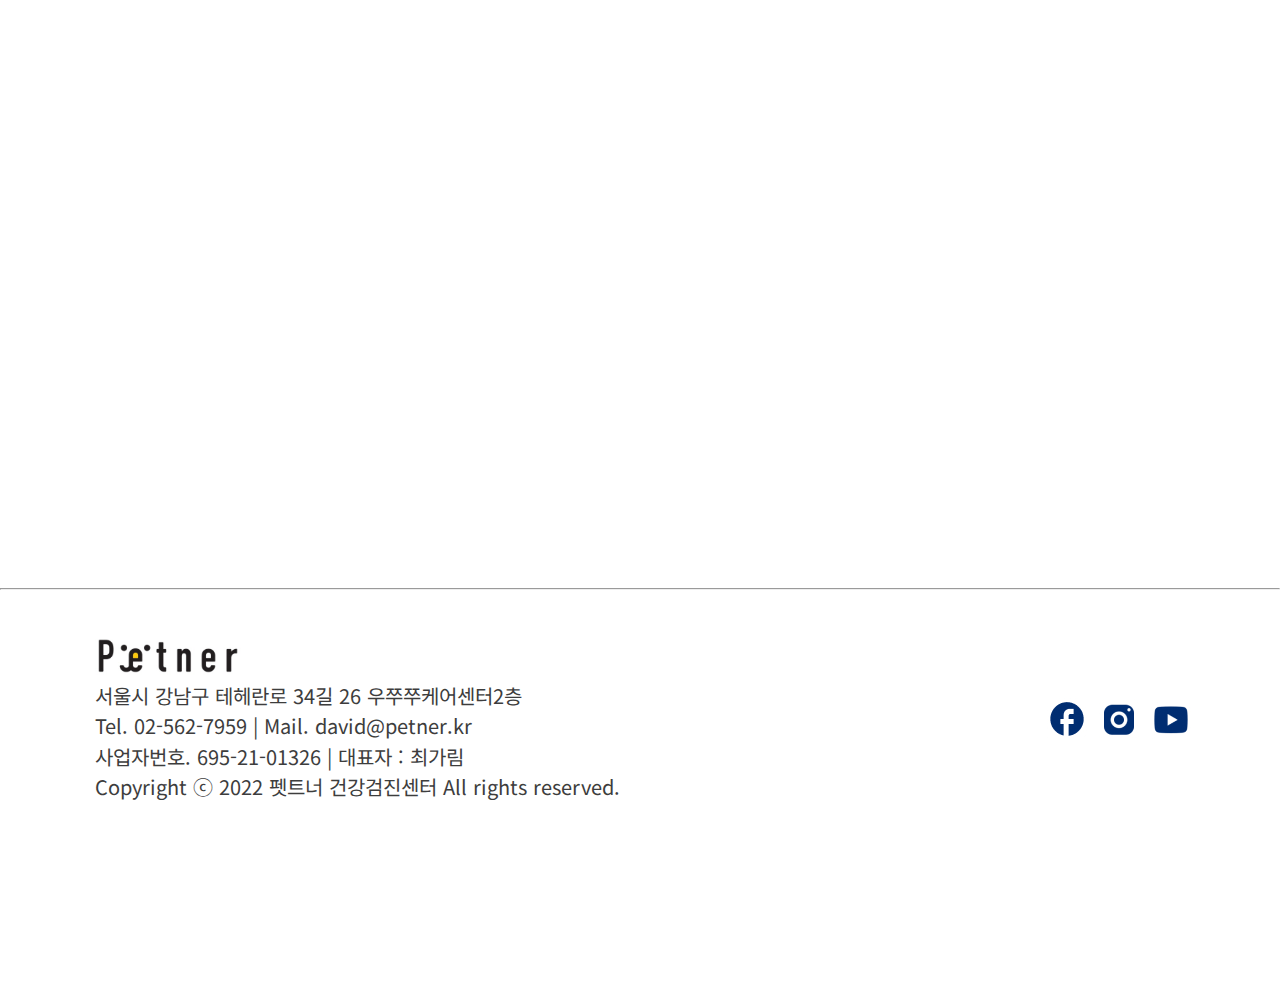
<file: sub3.html>
<!DOCTYPE html>
<html lang="ko">

<head>
    <meta charset="UTF-8">
    <meta http-equiv="X-UA-Compatible" content="IE=edge">
    <meta name="viewport" content="width=device-width, initial-scale=1.0">
    
    <title>혜택</title>

    <script src="https://ajax.googleapis.com/ajax/libs/jquery/3.5.1/jquery.min.js"></script> 
    <script defer src="./js/common.js"></script>
    <script defer src="./js/load.js"></script>
    
    <link href="css/index.css" rel="stylesheet">
    
    <script src="./js/slick.min-sub3.js" type="text/javascript" charset="utf-8"></script>
    <link href="./css/slick-sub3.css" rel="stylesheet">
    
</head>

<body>

    <header></header>

    <main>
        <div class="quick-sub">
            <a class="active">펫보험</a>
            <a>검진리포트</a>
            <a>기업복지</a>
            <a>위로가기</a>
        </div>
        <div class="tab-menu">
            <a class="active">펫보험</a>
            <a>검진리포트</a>
            <a>기업복지</a>
        </div>

        <div class="sub3">
            <div class="sub3-1 subscroll" id="sub3_1">
                <div class="sub3-1-text">
                    <h2>DB 손해보험과 함께하는 펫보험</h2>
                    <p>건강검진을 받은 반려견은 DB손해보험과 업무 제휴를 맺어 만들어진
                        펫 보험의 보장을 1년동안 받을 수 있습니다.</p>
                </div>
                <div class="sub3-1-DB">
                    <div class="content1">
                        <h3>수술 치료비</h3>
                        <p>1회당 최대 50만원</p>
                        <p>연 2회 한도</p>
                        <p>연간 100만원 한도</p>
                    </div>
                    <div class="content1">
                        <h3>입원 치료비</h3>
                        <p>1일당 최대 5만원</p>
                        <p>연 10일 한도</p>
                        <p>연간 50만원 한도</p>
                    </div>
                    <div class="content1">
                        <h3>통원 치료비</h3>
                        <p>1회당 최대 2만원</p>
                        <p>연 10일 한도</p>
                        <p>연간 20만원 한도</p>
                    </div>
                </div>
                <p class="content2">
                    위탁비용 1일당 2만원 / 5일 한도, 장례지원비 20만원
                </p>
                <p>
                    만 8주령 ~ 9살 미만의 반려견 (9살 이전 가입은 12세까지 갱신 가능)
                    수술비 100만원, 입원치료비 50만원, 통원치료비 20만원 포함 총 200만원 한도입니다.
                </p>
            </div>

            <div class="sub3-2 click subscroll" id="sub3_2">
                <div class="sub3-2-text">
                    <h2>검진리포트</h2>
                    <p>
                        혁신적인 ‘건강 검진 전문 프로그램’을 개발하여 전통적인 수의학과 접목했습니다.
                        위험 / 주의 / 관찰 / 정상 네가지 분류로 알기쉽게 리포트를 받아보실 수 있습니다.
                    </p>
                </div>
                <div class="sub3-2-list">
                    <div class="sub3-2-slide">
                        <!-- <div class="arrow-wrap">
                            <span class="arrow-top"><img src="./img/Arrow circle up1.png" alt=""></span>
                            <span class="arrow-bottom"><img src="./img/Arrow circle up2.png" alt=""></span>
                        </div> -->
                        <ul class="slide">
                            <li>
                                4. 건강검진 후 이상 부위를 발견하면 촬영하여 검진리포트에 첨부합니다.                 
                            </li>
                            <li>
                                5. 모든 검사 결과를 어플을 통해 텍스트/사진/영상으로 볼 수 있습니다.
                            </li>
                            <li>
                                1. 보호자는 어플을 통하여 건강검진 예약을 합니다.
                            </li>
                            <li>
                                2. 예약 후 사전 문진표를 작성합니다.   
                            </li>
                            <li>
                                3. 수의사는 예약을 확인하고 보호자가 작성한 문진표를 확인합니다.                
                            </li>
                            <li>
                                4. 건강검진 후 이상 부위를 발견하면 촬영하여 검진리포트에 첨부합니다.                 
                            </li>
                            <li>
                                5. 모든 검사 결과를 어플을 통해 텍스트/사진/영상으로 볼 수 있습니다.
                            </li>
                            <li>
                                1. 보호자는 어플을 통하여 건강검진 예약을 합니다.
                            </li>
                            <li>
                                2. 예약 후 사전 문진표를 작성합니다.   
                            </li>
                            <li>
                                3. 수의사는 예약을 확인하고 보호자가 작성한 문진표를 확인합니다.                
                            </li>
                        </ul>
                    </div>

                    <div class="phone slide">
                        <div>
                            <img src="./img/p_4.png" alt="">
                        </div>
                        <div>
                            <img src="./img/p_5.png" alt="">
                        </div>
                        <div>
                            <img src="./img/p_1.png" alt="">
                        </div>
                        <div>
                            <img src="./img/p_2.png" alt="">
                        </div>
                        <div>
                            <img src="./img/p_3.png" alt="">
                        </div>
                    </div>
                </div>
            </div>

            <div class="sub3-3 click subscroll" id="sub3_3">
                <div class="sub3-3-text">
                    <h2>기업복지</h2>
                    <p>귀사의 소중한 반려인 인재들의 반려동물 건강 파트너로서
                        상담을 통해 기업의 예산에 맞는 최상의 검진 프로그램을 설계해드립니다.</p>
                </div>
                <div class="sub3-3-CW">
                    <ul class="sub3-3-CW-1">
                        <li>
                            <p>
                                STEP 1
                                협약
                            </p>
                            <p>
                                <span><span>01.</span> 기업별 임직원 반려동물 건강검진 내용 확정</span>
                                <span><span>02.</span> 기업 복지 반려동물 건강검진 계약 체결</span>
                                <span><span>03.</span> 협약 공문 발송  </span>
                            </p>
                        </li>
                        <li>
                            <p>
                                STEP 2
                                예약
                            </p>
                            <p>
                                <span><span>01.</span> 건강검진 신청서 접수
                                (인적사항, 반려견 정보 등)</span>
                                <span><span>02.</span> 예약 등록</span>
                                <span><span>03.</span> 사전 문진 작성  </span>
                            </p>
                        </li>
                        <li>
                            <p>
                                STEP 3
                                건강검진
                            </p>
                            <p>
                                <span><span>01.</span>기본 신체 검사</span>
                                <span><span>02.</span> 영상 검사</span>
                                <span><span>03.</span> 실험실 검사  </span>
                                <span><span>04.</span> 부담보 설정
                                        (펫보험 가입 프로그램을 신청한 경우)  </span>
                            </p>
                        </li>
                        <li>
                            <p>
                                STEP 4
                                결과안내
                            </p>
                            <p>
                                <span><span>01.</span>검진결과 URL 발송</span>
                            </p>
                        </li>
                        <li>
                            <p>
                                STEP 5
                                비용정산
                            </p>
                            <p>
                                <span><span>01.</span>회사로 계산서 발행 비용 청구
                                (협약별로 다를 수 있음)</span>
                            </p>
                        </li>
                        <li>
                            <p>
                                STEP 6
                                사후관리
                            </p>
                            <p>
                                <span><span>01.</span> 재검 (2차 검진)</span>
                                <span><span>02.</span> 검진 결과에 따라 예방접종 실시</span>
                                <span><span>03.</span> 펫보험 관리
                                (펫보험 가입 프로그램을 신청한 경우)  </span>
                            </p>
                        </li>
                    </ul>
                </div>
            </div>
        </div>
    </main>

    <footer></footer>
</body>

</html>
</file>
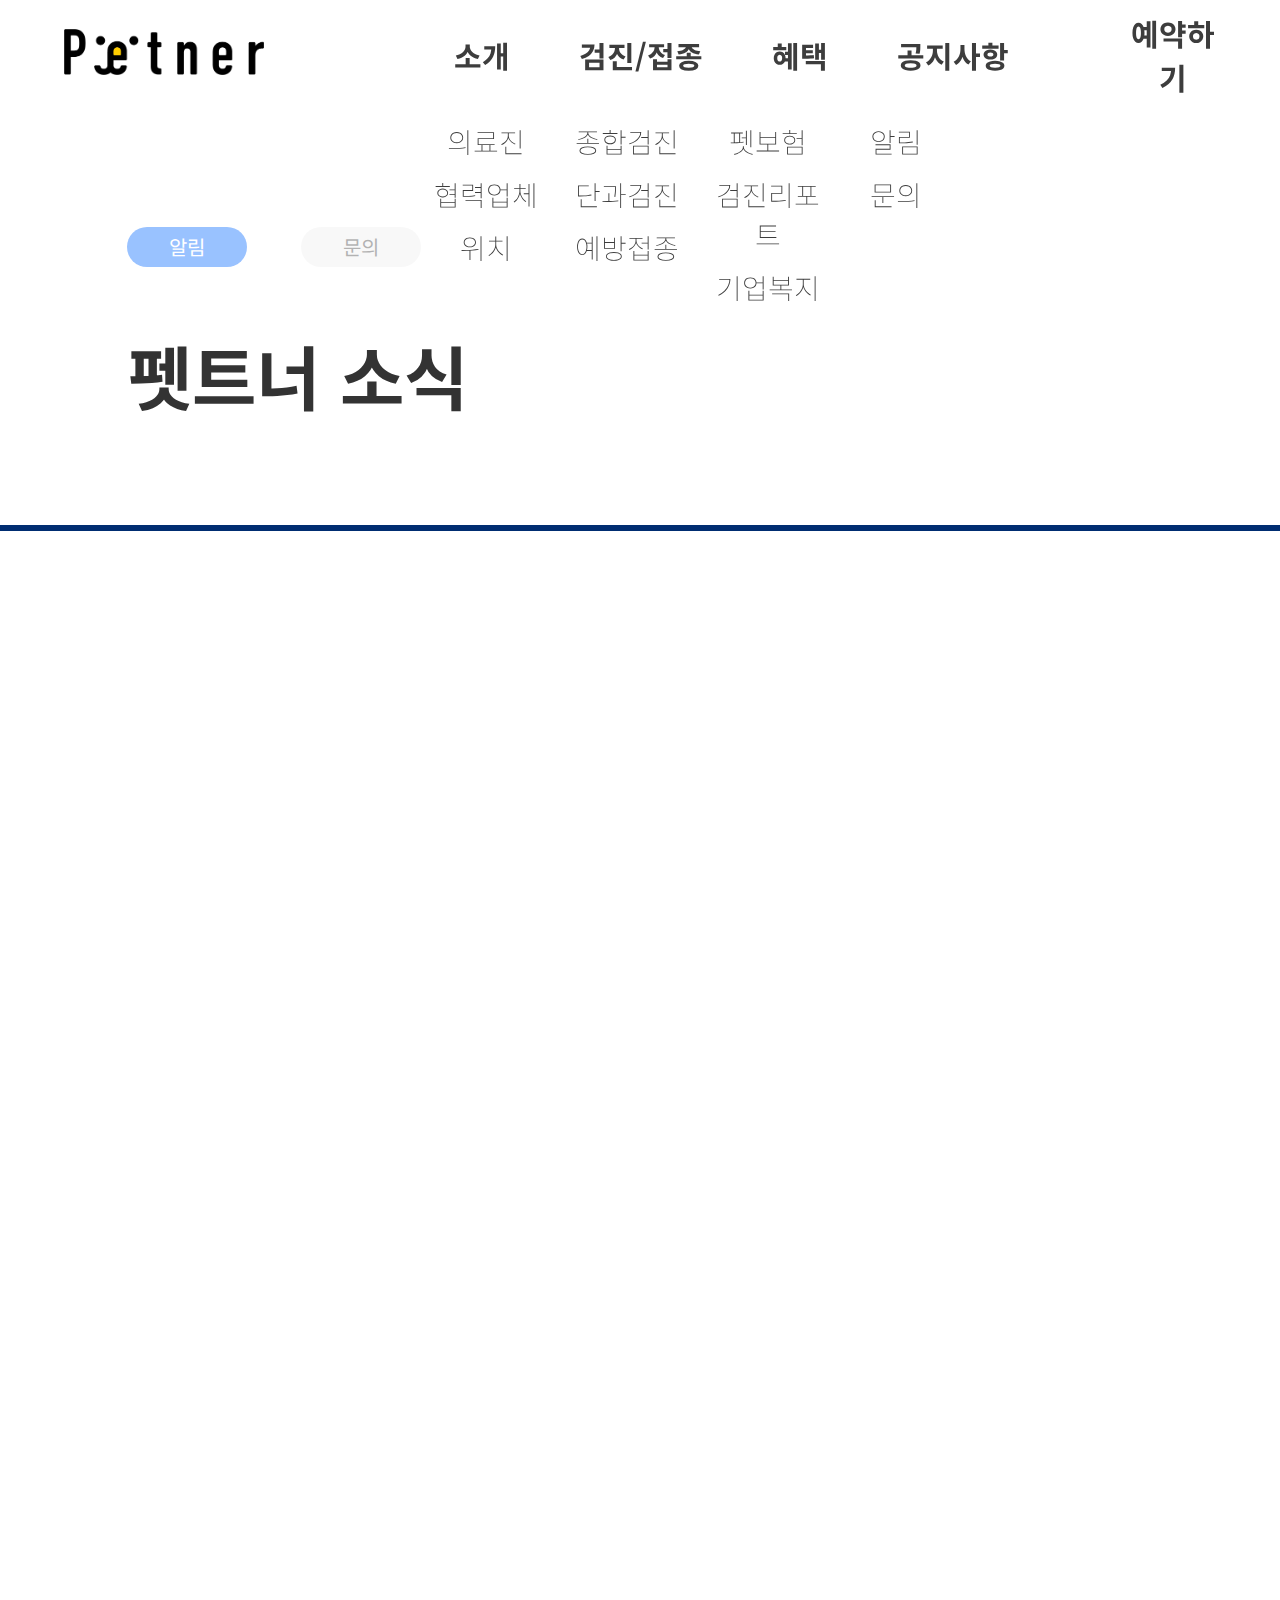
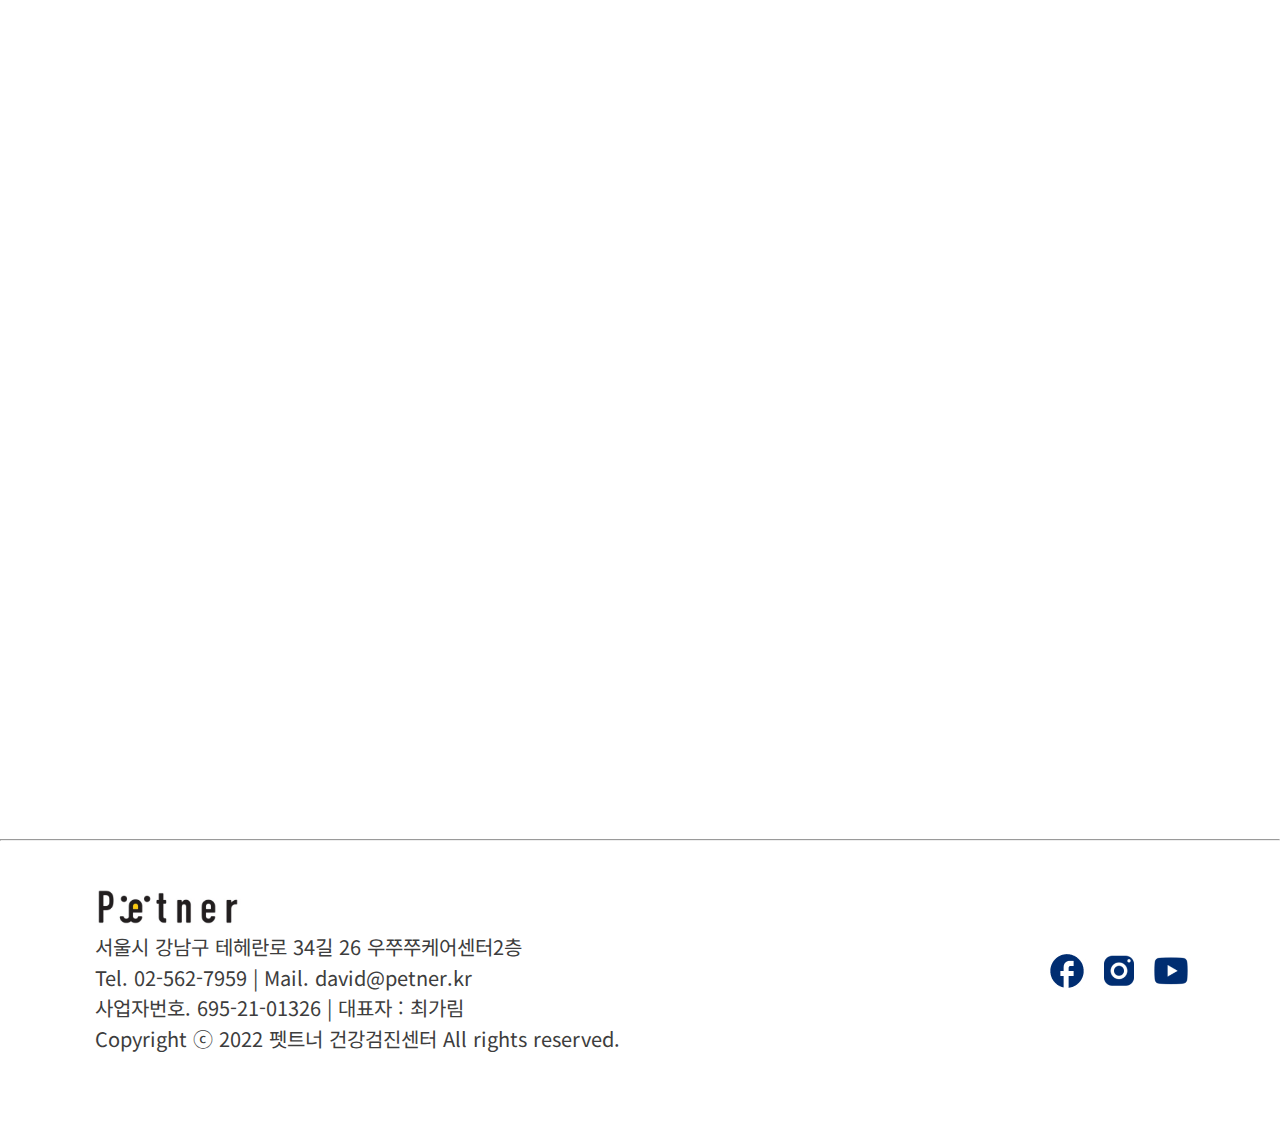
<file: sub4-1.html>
<!DOCTYPE html>
<html lang="ko">

    <head>
        <meta charset="UTF-8">
        <meta http-equiv="X-UA-Compatible" content="IE=edge">
        <meta name="viewport" content="width=device-width, initial-scale=1.0">
        
        <title>공지사항_알림</title>
    
        <script src="https://ajax.googleapis.com/ajax/libs/jquery/3.5.1/jquery.min.js"></script> 
        <script defer src="./js/load.js"></script>
        
        <link href="css/index.css" rel="stylesheet">
    </head>

<body>

    <!--**헤더**-->
    <header>
    </header>

    <!--**메인**-->
    <main>
        <div class="tab-menu">
            <a href="sub4-1.html" class="active">알림</a>
            <a href="sub4-2.html" >문의</a>
        </div>

            <div class="txt" id="sub4_1">
                <h1> 펫트너 소식 </h1>
            </div>

            <div class="txt-line">
                <hr>
            </div>

            <div style="width: 1536px; height: 1800px; margin: 0 auto;">
                <iframe src="http://dbwjd626.dothome.co.kr/g5/bbs/board.php?bo_table=petner2" frameborder="no"
                    scrolling="no" width="100%" height="100%">
                </iframe>
            </div>

            <script>
                window.addEventListener('load', function () {
                    let h = document.body.scrollHeight;
                    let w = document.body.scrollWidth;
                    window.parent.postMessage({ width: w, height: h }, "*");
                });

                window.addEventListener('message', function () {
                });
            </script>

        </div>
    </main>


    <!--**푸터**-->
    <footer>
    </footer>
</body>

</html>
</file>
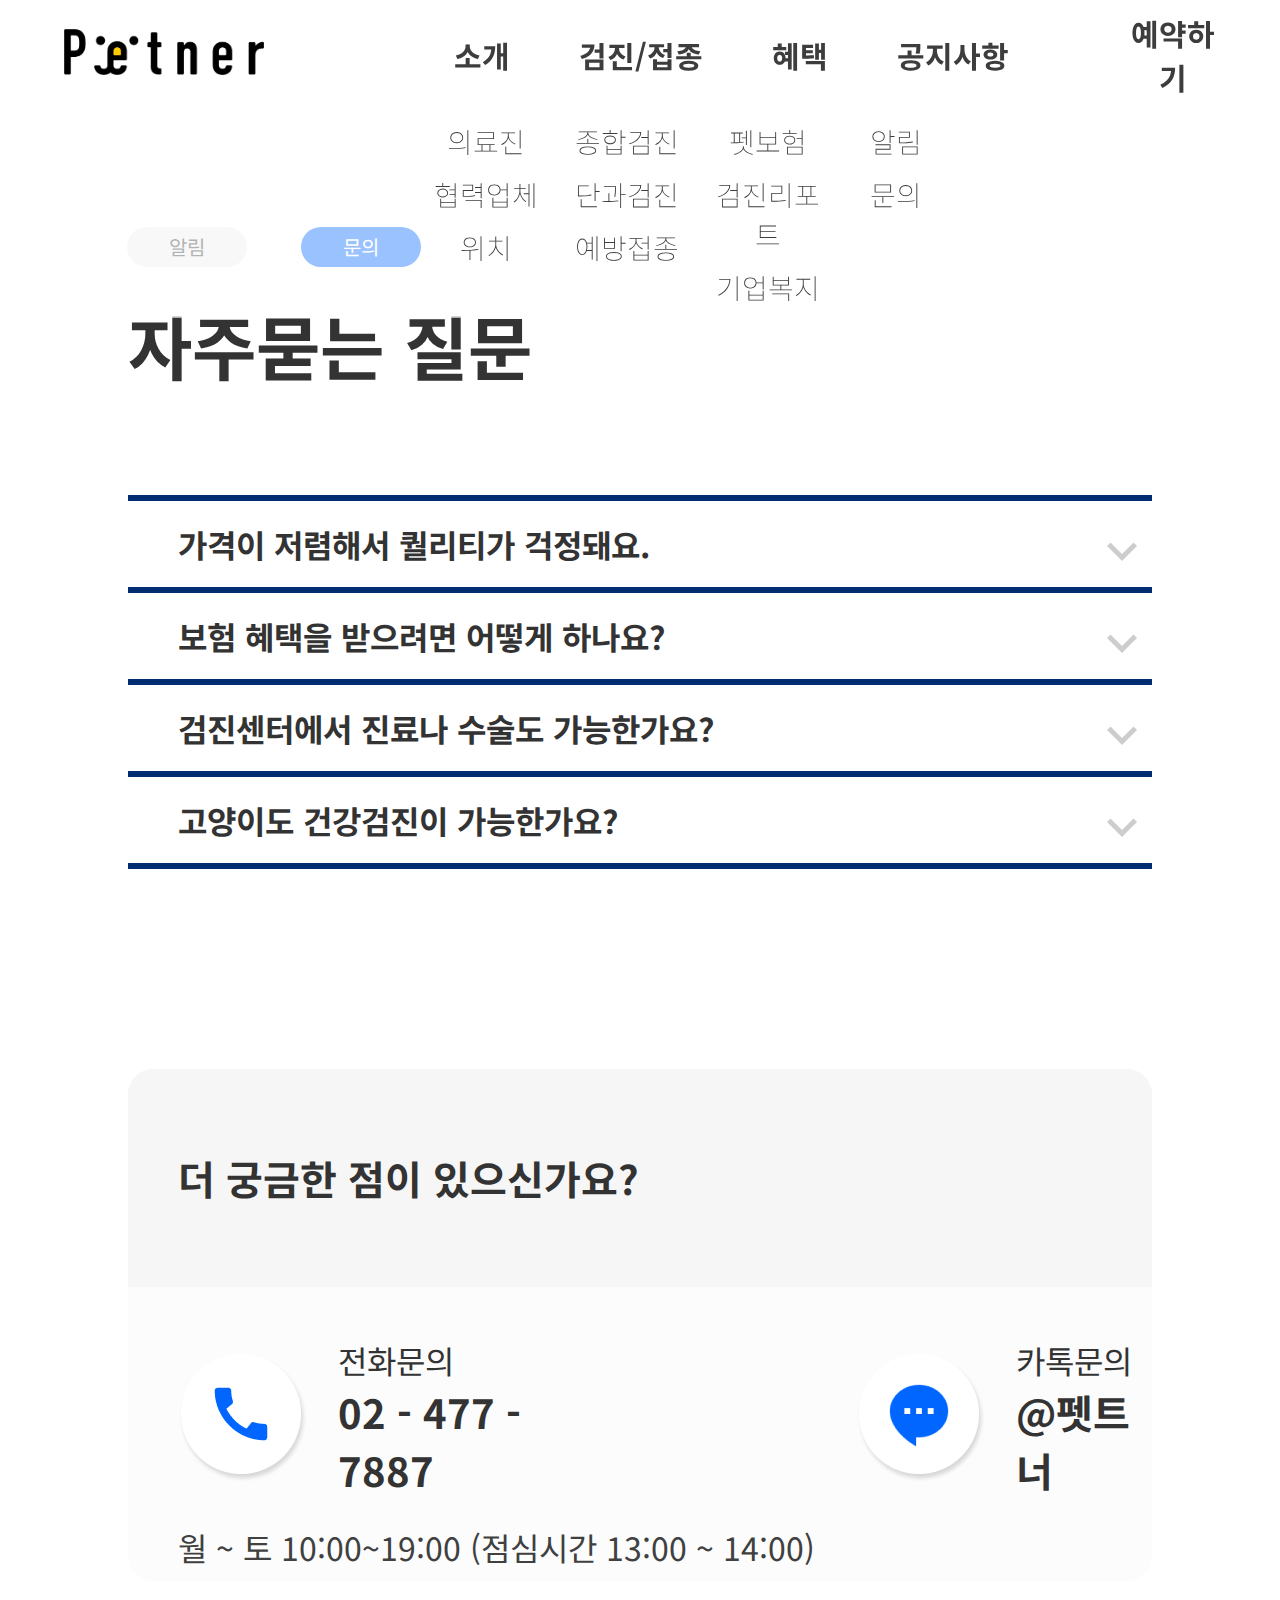
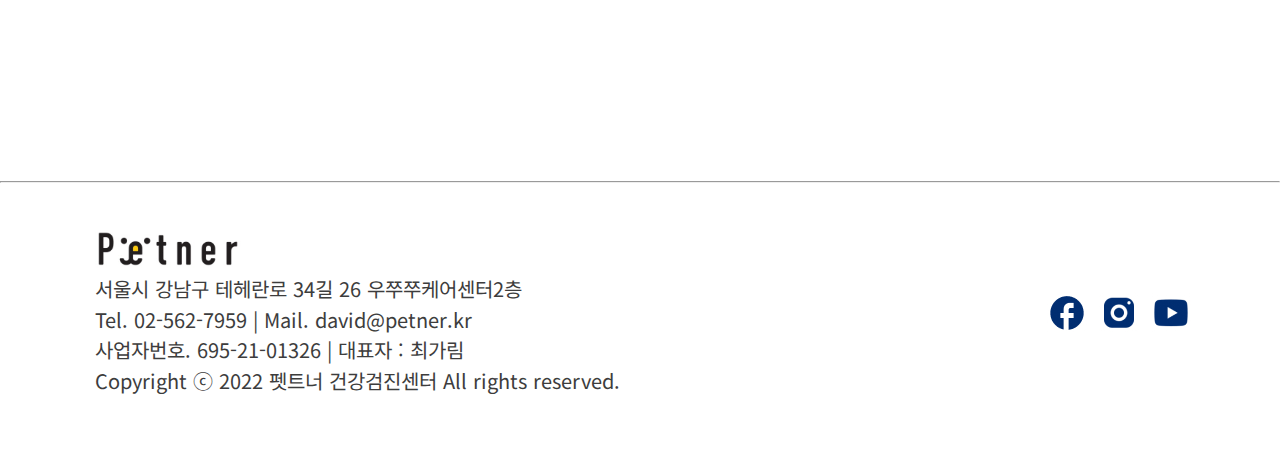
<file: sub4-2.html>
<!DOCTYPE html>
<html lang="ko">

<head>
    <meta charset="UTF-8">
    <meta http-equiv="X-UA-Compatible" content="IE=edge">
    <meta name="viewport" content="width=device-width, initial-scale=1.0">

    <title>공지사항_문의</title>

    <script src="https://ajax.googleapis.com/ajax/libs/jquery/3.5.1/jquery.min.js"></script>
    <script defer src="./js/load.js"></script>

    <link href="css/index.css" rel="stylesheet">
</head>

<body>

    <!--**헤더**-->
    <header>
    </header>

    <!--**메인**-->
    <main>
        <div class="tab-menu">
            <a href="sub4-1.html">알림</a>
            <a href="sub4-2.html" class="active">문의</a>
        </div>

        <div class="contetn01-1">
            <article class="board">
                <h1> 자주묻는 질문</h1>
                <ul>
                    <li>
                        <p>
                            가격이 저렴해서 퀄리티가 걱정돼요.
                            <img src="./img/click_down.png">
                            <img src="./img/click_up.png">
                        </p>
                        <div>펫트너 건강검진 패키지는 최고의 스탭과 최고의 장비로 최고 퀄리티의 건강검진을 제공하지만<br>
                            건강 검진만을 전문으로 세팅된 병원이라 가격을 획기적으로 낮출 수 있었습니다.</div>
                    </li>
                    <!-- onmousedown="mouseDown(this)" -->

                    <li>
                        <p>
                            보험 혜택을 받으려면 어떻게 하나요?
                            <img src="./img/click_down.png">
                            <img src="./img/click_up.png">
                        </p>
                        <div>치료비를 지출한 후, 관련 서류를 (주) 펫트너로 제출해주세요.</div>
                    </li>

                    <li>
                        <p>
                            검진센터에서 진료나 수술도 가능한가요?
                            <img src="./img/click_down.png">
                            <img src="./img/click_up.png">
                        </p>
                        <div>펫트너 건강검진센터에서는 건강검진만 진행해요.<br>
                            검진 후 치료를 받으실 경우, 건강검진 데이터를 원하시는 병원으로 보내드려요.</div>
                    </li>

                    <li>
                        <p>
                            고양이도 건강검진이 가능한가요?
                            <img src="./img/click_down.png">
                            <img src="./img/click_up.png">
                        </p>
                        <div>고양이 고객님들을 위해 고양이 전문 동물병원과 함께 상품을 출시할 예정입니다.<br>
                            열심히 해서 정말 좋은 상품으로 찾아뵐게요. 기대해 주세요!</div>
                    </li>
                </ul>
            </article>
            
            <div class="content02">
                <div class="top">
                    <h2> 더 궁금한 점이 있으신가요? </h2>
                </div>
                    <div class="icon-box">
                        <div class="icon01">
                            <img src="./img/call.png">
                            <p> 전화문의 <br> <b> 02 - 477 - 7887 </b> </p>
                            
                        </div>
                        <div class="icon02">
                            <img src="./img/mes.png">
                            <p> 카톡문의 <br> <b> @펫트너 </b> </p>
                        </div>
                    </div>
                <div class="bottom-txt">
                    <p> 월 ~ 토 10:00~19:00 (점심시간 13:00 ~ 14:00) </p>
                </div>
            </div>

        </div>

    </div>

</div>


        <script>
            //4-2 accordion
            $(".board ul li p").click(function () {
                $(".board ul li div").slideUp();
                $(this).next().stop().slideToggle(400);
                $(this).toggleClass('on');
            });

            //sub4_tap menu
            $(".button01").click(function () {
                $(".button02").addClass('remove');
                $(".button01").addClass('active');
                $(".button02 p").addClass('remove');
                $(".button01 p").addClass('active');
            })
            $(".button02").click(function () {
                $(".button01").addClass('remove');
                $(".button02").addClass('active');
                $(".button01 p").addClass('remove');
                $(".button02 p").addClass('active');
            })

        </script>

    </main>

    <!--**푸터**-->
    <footer>
    </footer>

</body>

</html>
</file>
<file: css/index.css>
@charset "UTF-8";
@import url("https://fonts.googleapis.com/css2?family=Noto+Sans+KR:wght@400;700&display=swap");
* {
  -webkit-box-sizing: border-box;
          box-sizing: border-box;
}

body {
  font-family: "Noto Sans KR", sans-serif;
  margin: 0;
}

h1, h2, li, ul, p, b {
  margin: 0;
  padding: 0;
}

ul, li {
  list-style-type: none;
}

a {
  text-decoration: none;
}

img {
  vertical-align: middle;
}

header {
  font-size: 24px;
}

h2 {
  font-size: 70px;
}

header {
  position: relative;
}

header .head {
  padding: 2% 6%;
  width: 100%;
  background-color: rgba(255, 255, 255, 0.6);
  display: -webkit-box;
  display: -ms-flexbox;
  display: flex;
  -webkit-box-pack: justify;
      -ms-flex-pack: justify;
          justify-content: space-between;
  -webkit-box-align: center;
      -ms-flex-align: center;
          align-items: center;
  position: relative;
  font-size: 30px;
  position: fixed;
  top: 0;
  z-index: 9999;
}

header .head .logo p {
  width: 200px;
}

header .head .logo p img {
  width: 100%;
}

header .head .reservation {
  display: inline-block;
  width: 10%;
}

header .head .nav {
  width: 100%;
}

header .head .nav ul {
  width: 100%;
  display: -webkit-box;
  display: -ms-flexbox;
  display: flex;
  -webkit-box-pack: center;
      -ms-flex-pack: center;
          justify-content: center;
  -webkit-box-align: center;
      -ms-flex-align: center;
          align-items: center;
}

header .head .nav ul li {
  margin-left: 8%;
}

header .head .down {
  position: absolute;
  width: 100%;
  left: 0%;
  top: 100%;
  text-align: center;
  background-color: rgba(255, 255, 255, 0.6);
  font-size: 28px;
  z-index: 999;
  display: none;
}

header .head .down div {
  display: -webkit-box;
  display: -ms-flexbox;
  display: flex;
  -webkit-box-pack: center;
      -ms-flex-pack: center;
          justify-content: center;
  -webkit-box-align: start;
      -ms-flex-align: start;
          align-items: flex-start;
}

header .head .down div ul {
  margin: 1% 0 2%;
  width: 10%;
  -webkit-transform: translateX(46%);
          transform: translateX(46%);
}

header .head .down div ul li {
  width: 100%;
  padding: 5% 5%;
}

header .head .nav a.active, header .head .down a.active {
  color: #0066FF;
}

footer {
  height: 290px;
}

footer .foot {
  display: -webkit-box;
  display: -ms-flexbox;
  display: flex;
  -ms-flex-pack: distribute;
      justify-content: space-around;
  -webkit-box-align: center;
      -ms-flex-align: center;
          align-items: center;
  padding: 3% 0;
}

footer .foot .footer-info {
  margin-right: 20%;
}

footer .foot .footer-info p:nth-of-type(1) img {
  width: 146px;
}

footer .foot .footer-info p:nth-of-type(2) {
  stroke: #767676;
  color: #3d3d3d;
  font-size: 20px;
  white-space: pre-line;
  line-height: 1.9rem;
  padding-top: 1%;
}

footer .foot .footer-icon {
  display: -webkit-box;
  display: -ms-flexbox;
  display: flex;
  -webkit-box-pack: center;
      -ms-flex-pack: center;
          justify-content: center;
  -webkit-box-align: center;
      -ms-flex-align: center;
          align-items: center;
}

footer .foot .footer-icon a {
  display: inline-block;
  margin-right: 10%;
}

footer .foot .footer-icon a img {
  width: 40px;
}

main {
  position: relative;
}

main .quick {
  position: fixed;
  right: 5%;
  bottom: 10%;
  width: 68px;
  height: 68px;
}

main .quick img {
  width: 100%;
}

main .tab-menu {
  margin: 200px 100px 0 100px;
  display: -webkit-box;
  display: -ms-flexbox;
  display: flex;
  -webkit-box-pack: start;
      -ms-flex-pack: start;
          justify-content: flex-start;
  -webkit-box-align: center;
      -ms-flex-align: center;
          align-items: center;
}

main .tab-menu a {
  display: inline-block;
  width: 120px;
  height: 40px;
  background-color: #eee;
  border-radius: 100px;
  font-size: 20px;
  text-align: center;
  padding: 5px;
  margin: 2.5%;
  color: #404040;
}

main .tab-menu a.active,
main .tab-menu a:hover {
  color: #fff;
  background-color: #0066FF;
  -webkit-transition: .5s;
  transition: .5s;
}

main .tab_reserv a {
  color: #fff;
  background-color: #0066FF;
}

main .quick-sub {
  position: fixed;
  right: 0;
  top: 50%;
  -webkit-transform: translateY(-50%);
          transform: translateY(-50%);
  opacity: 0;
  -webkit-transition: 1s;
  transition: 1s;
  z-index: 9999;
}

main .quick-sub a {
  display: inline-block;
  width: 128px;
  height: 67px;
  background-color: #fdce02;
  color: #000;
  font-size: 23px;
  text-align: center;
  display: -webkit-box;
  display: -ms-flexbox;
  display: flex;
  -webkit-box-orient: vertical;
  -webkit-box-direction: normal;
      -ms-flex-direction: column;
          flex-direction: column;
  -webkit-box-pack: center;
      -ms-flex-pack: center;
          justify-content: center;
  -webkit-box-align: center;
      -ms-flex-align: center;
          align-items: center;
}

main .quick-sub a:nth-of-type(1) {
  border-top-left-radius: 8px;
  border-top-right-radius: 8px;
}

main .quick-sub a:nth-of-type(4) {
  border-bottom-left-radius: 8px;
  border-bottom-right-radius: 8px;
}

main .quick-sub.active {
  opacity: 1;
  -webkit-transition: 1s;
  transition: 1s;
}

main .subQuick:hover {
  background-color: #FFA800;
  font-weight: bold;
  -webkit-transition: .5s;
  transition: .5s;
}

main .quick-sub a.active {
  background-color: #FFA800;
  font-weight: bold;
}

header {
  position: relative;
  -webkit-transition: 1s;
  transition: 1s;
}

header .head {
  padding: 5px 5%;
  width: 100%;
  background-color: rgba(255, 255, 255, 0.6);
  display: -webkit-box;
  display: -ms-flexbox;
  display: flex;
  -webkit-box-pack: justify;
      -ms-flex-pack: justify;
          justify-content: space-between;
  -webkit-box-align: center;
      -ms-flex-align: center;
          align-items: center;
  position: relative;
  font-size: 30px;
  position: fixed;
  z-index: 9999;
}

header .head .logo p {
  width: 200px;
}

header .head .logo p img {
  width: 100%;
}

header .head .logo p:nth-of-type(1) {
  -webkit-transform: translateY(20px);
          transform: translateY(20px);
}

header .head .logo p:nth-of-type(2) {
  -webkit-transform: translateY(-30px);
          transform: translateY(-30px);
  opacity: 0;
}

header .head .reservation {
  display: inline-block;
  width: 10%;
  text-align: center;
}

header .head .nav {
  width: 100%;
}

header .head .nav ul {
  width: 100%;
  display: -webkit-box;
  display: -ms-flexbox;
  display: flex;
  -webkit-box-pack: center;
      -ms-flex-pack: center;
          justify-content: center;
  -webkit-box-align: center;
      -ms-flex-align: center;
          align-items: center;
}

header .head .nav ul li {
  margin-left: 8%;
}

header .head .nav ul:nth-of-type(2) {
  margin: 0 20px 0 0px;
}

header .head a {
  color: #3d3d3d;
  font-weight: bold;
}

header .head a:hover {
  color: #0066FF;
}

header .head .down a {
  font-weight: lighter;
}

header .head .down {
  position: absolute;
  width: 100%;
  left: 0%;
  top: 100%;
  text-align: center;
  background-color: rgba(255, 255, 255, 0.6);
  font-size: 28px;
  z-index: 999;
  display: none;
  -webkit-transition: .5s;
  transition: .5s;
}

header .head .down div {
  display: -webkit-box;
  display: -ms-flexbox;
  display: flex;
  -webkit-box-pack: center;
      -ms-flex-pack: center;
          justify-content: center;
  -webkit-box-align: start;
      -ms-flex-align: start;
          align-items: flex-start;
}

header .head .down div ul {
  margin: 5px 0;
  width: 10%;
  -webkit-transform: translateX(40%);
          transform: translateX(40%);
}

header .head .down div ul li {
  width: 100%;
  padding: 5% 5%;
}

header .head .down div ul:nth-of-type(2) {
  margin: 5px 1%;
}

header .head:hover .down {
  display: block;
}

header .head.active {
  background-color: #002D71;
  -webkit-transition: 1s;
  transition: 1s;
}

header .head.active .nav a,
header .head.active .reservation {
  color: #fff;
}

header .head.active .nav a:hover {
  color: #0066FF;
}

header .head.active .logo .active {
  opacity: 1;
}

main {
  color: #333333;
}

main .quick {
  position: fixed;
  right: 5%;
  bottom: 10%;
  width: 68px;
  height: 68px;
  z-index: 99;
  opacity: 0;
  -webkit-transition: .5s;
  transition: .5s;
}

main .quick a img {
  width: 100%;
}

main .quick.active {
  opacity: 1;
  -webkit-transition: .5s;
  transition: .5s;
}

main .click {
  opacity: 0;
  -webkit-transform: translateY(50%);
          transform: translateY(50%);
  -webkit-transition: 1s;
  transition: 1s;
  margin: 200px 0;
}

main .click.active {
  opacity: 1;
  -webkit-transform: translateY(0%);
          transform: translateY(0%);
}

main .s1 {
  position: relative;
  overflow: hidden;
}

main .s1 .slide-wrap {
  height: 1080px;
  display: -webkit-box;
  display: -ms-flexbox;
  display: flex;
  -ms-flex-negative: 0;
      flex-shrink: 0;
  width: 100%;
}

main .s1 .slide-wrap .slide {
  width: 100%;
  position: relative;
}

main .s1 .slide-wrap .slide:nth-of-type(2) .slide-text {
  position: absolute;
  left: 10%;
  top: 50%;
  -webkit-transform: translateY(-50%);
          transform: translateY(-50%);
}

main .s1 .slide-wrap .slide:nth-of-type(2) .slide-text h2 {
  padding-bottom: 4%;
}

main .s1 .slide-wrap .slide:nth-of-type(2) .slide-text p {
  font-size: 32px;
  white-space: pre-line;
}

main .s1 .slide-wrap .slide:nth-of-type(2) .slide-text a {
  display: inline-block;
  width: 260px;
  height: 83px;
  color: #FEA700;
  border: 3px solid #fdce02;
  border-radius: 10px;
  text-align: center;
  padding: 2% 0;
  margin: 7% 0;
  font-size: 30px;
}

main .s1 .slide-wrap .slide:nth-of-type(3) .slide-text {
  position: absolute;
  left: 10%;
  top: 50%;
  -webkit-transform: translateY(-50%);
          transform: translateY(-50%);
}

main .s1 .slide-wrap .slide:nth-of-type(3) .slide-text h2 {
  padding-bottom: 4%;
}

main .s1 .slide-wrap .slide:nth-of-type(3) .slide-text p {
  font-size: 32px;
  white-space: pre-line;
}

main .s1 .slide-wrap .slide:nth-of-type(3) .slide-text p img {
  width: 180px;
  height: 160px;
}

main .s1 .slide-wrap .slide:nth-of-type(3) .slide-text a {
  display: inline-block;
  width: 260px;
  height: 83px;
  color: #0069C8;
  border: 3px solid #0468b7;
  border-radius: 10px;
  text-align: center;
  padding: 2% 0;
  margin: 7% 0;
  font-size: 30px;
}

main .s1 .slide-wrap .slide .slide-text {
  position: absolute;
  left: 50%;
  top: 30%;
  -webkit-transform: translate(-50%);
          transform: translate(-50%);
}

main .s1 .slide-wrap .slide .slide-text h2 {
  padding-bottom: 3%;
}

main .s1 .slide-wrap .slide .slide-text h2 span {
  display: block;
  color: #0468b7;
}

main .s1 .slide-wrap .slide .slide-text p {
  font-size: 32px;
}

main .s1 .arrow a:nth-of-type(1) {
  position: absolute;
  top: 50%;
  left: 3%;
}

main .s1 .arrow a:nth-of-type(2) {
  position: absolute;
  top: 50%;
  right: 3%;
}

main .s2 {
  position: relative;
  height: 100vh;
}

main .s2 .s2-ani {
  width: 65%;
  margin: 0px auto;
  display: -webkit-box;
  display: -ms-flexbox;
  display: flex;
  -webkit-box-pack: justify;
      -ms-flex-pack: justify;
          justify-content: space-between;
  -webkit-box-align: center;
      -ms-flex-align: center;
          align-items: center;
}

main .s2 .s2-ani .s2-info {
  width: 60%;
}

main .s2 .s2-ani .s2-info p {
  padding-top: 3%;
  font-size: 32px;
  white-space: pre-line;
}

main .s2 .s2-ani .s2-info p span {
  font-weight: bold;
}

main .s2 .s2-ani .s2-img {
  -webkit-transition: .5s;
  transition: .5s;
  position: relative;
  width: 30%;
  height: 600px;
}

main .s2 .s2-ani .s2-img img {
  width: 100%;
  height: 100%;
  border-radius: 20px;
  position: absolute;
  left: 0;
  top: 0;
}

main .s3 {
  margin: 0 auto;
  display: -webkit-box;
  display: -ms-flexbox;
  display: flex;
  -webkit-box-pack: space-evenly;
      -ms-flex-pack: space-evenly;
          justify-content: space-evenly;
  -webkit-box-align: center;
      -ms-flex-align: center;
          align-items: center;
  background-color: #F8F8F8;
  padding: 10% 0;
}

main .s3 .s3-info h2 {
  white-space: pre-line;
}

main .s3 .s3-info p {
  padding-top: 3%;
  font-size: 32px;
  white-space: pre-line;
}

main .s3 .s3-info p span {
  font-weight: bold;
}

main .s3 .s3-img {
  width: 535px;
  height: 725px;
}

main .s3 .s3-img img {
  width: 100%;
  border-radius: 20px;
}

main .s3 a {
  display: inline-block;
  width: 260px;
  height: 83px;
  background-color: #002D71;
  color: #fff;
  border-radius: 10px;
  text-align: center;
  padding: 2% 0;
  margin: 6% 0;
  font-size: 30px;
}

main .s4 {
  margin: 10% auto 0;
  text-align: center;
  display: -webkit-box;
  display: -ms-flexbox;
  display: flex;
  -webkit-box-orient: vertical;
  -webkit-box-direction: normal;
      -ms-flex-direction: column;
          flex-direction: column;
  -webkit-box-pack: center;
      -ms-flex-pack: center;
          justify-content: center;
  -webkit-box-align: center;
      -ms-flex-align: center;
          align-items: center;
}

main .s4 p:nth-of-type(1) {
  width: 400px;
  height: 180px;
}

main .s4 p:nth-of-type(1) img {
  width: 100%;
}

main .s4 p:nth-of-type(2) {
  font-size: 32px;
  margin: 1% 0 2%;
}

main .s4 ul {
  display: -webkit-box;
  display: -ms-flexbox;
  display: flex;
  -webkit-box-pack: center;
      -ms-flex-pack: center;
          justify-content: center;
  -webkit-box-align: center;
      -ms-flex-align: center;
          align-items: center;
}

main .s4 ul li {
  width: 220px;
  height: 345.5px;
  margin-right: 50px;
}

main .s4 ul li img {
  width: 100%;
}

main .s4 a {
  display: inline-block;
  width: 260px;
  height: 83px;
  background-color: #017F40;
  color: #fff;
  border-radius: 10px;
  text-align: center;
  padding: 1% 0;
  margin: 3% 0;
  font-size: 30px;
}

main .s5 {
  margin: 10% auto;
  display: -webkit-box;
  display: -ms-flexbox;
  display: flex;
  -webkit-box-pack: space-evenly;
      -ms-flex-pack: space-evenly;
          justify-content: space-evenly;
  -webkit-box-align: center;
      -ms-flex-align: center;
          align-items: center;
}

main .s5 p:nth-of-type(1) img {
  width: 430px;
  height: 853px;
}

main .s5 .s5-info {
  white-space: pre-line;
}

main .s5 .s5-info p {
  font-size: 30px;
}

main .s5 .s5-info .s5-button {
  display: -webkit-box;
  display: -ms-flexbox;
  display: flex;
  -webkit-box-pack: start;
      -ms-flex-pack: start;
          justify-content: flex-start;
  -webkit-box-align: center;
      -ms-flex-align: center;
          align-items: center;
}

main .s5 .s5-info .s5-button a {
  display: inline-block;
  width: 260px;
  height: 83px;
  background-color: #FFCD00;
  color: #fff;
  border-radius: 10px;
  text-align: center;
  padding: 1% 0;
  margin: 3%;
  font-size: 30px;
  display: -webkit-box;
  display: -ms-flexbox;
  display: flex;
  -webkit-box-pack: center;
      -ms-flex-pack: center;
          justify-content: center;
  -webkit-box-align: center;
      -ms-flex-align: center;
          align-items: center;
}

main .s5 .s5-info .s5-button a img {
  width: 70px;
  height: 70px;
}

main .s5 .s5-info .s5-button a:nth-of-type(2) {
  background-color: #002D71;
}

.sub1-1 {
  position: relative;
  padding: 0 0 17% 0;
}

.sub1-1 .sub1-1-info {
  overflow: hidden;
}

.sub1-1 .sub1-1-info .sub1-1-text {
  margin: 0 auto;
  width: 68%;
  -webkit-transform: translateY(0%);
          transform: translateY(0%);
}

.sub1-1 .sub1-1-info .sub1-1-text h2 {
  color: #002D71;
  -webkit-animation: textAni 1s forwards alternate;
          animation: textAni 1s forwards alternate;
}

.sub1-1 .sub1-1-info .sub1-1-text p {
  white-space: pre-line;
  font-size: 32px;
  margin-top: 20px;
  -webkit-animation: textAni .5s forwards alternate;
          animation: textAni .5s forwards alternate;
}

@-webkit-keyframes textAni {
  0% {
    -webkit-transform: translateY(-100%);
            transform: translateY(-100%);
  }
}

@keyframes textAni {
  0% {
    -webkit-transform: translateY(-100%);
            transform: translateY(-100%);
  }
}

.sub1-1 .sub1-1-info ul {
  margin: 0 auto;
  display: -webkit-box;
  display: -ms-flexbox;
  display: flex;
  -webkit-box-pack: center;
      -ms-flex-pack: center;
          justify-content: center;
  -webkit-box-align: center;
      -ms-flex-align: center;
          align-items: center;
  text-align: center;
  width: 80%;
  margin-top: 5%;
}

.sub1-1 .sub1-1-info ul li {
  width: 30%;
  color: #fff;
}

.sub1-1 .sub1-1-info ul li p {
  white-space: pre-line;
}

.sub1-1 .sub1-1-info ul li p img {
  border-radius: 20px;
  width: 350px;
  height: 500px;
}

.sub1-1 .sub1-1-info ul li p:nth-of-type(2) {
  margin-top: 7%;
  font-size: 20px;
  color: rgba(255, 255, 255, 0.6);
}

.sub1-1 .sub1-1-info ul li p:nth-of-type(3) {
  font-size: 40px;
  padding: 2% 0;
}

.sub1-1 .sub1-1-info ul li p:nth-of-type(4) {
  font-size: 22px;
}

.sub1-1 .sub1-bg {
  position: absolute;
  bottom: 12%;
  left: 0;
  width: 100%;
  height: 450px;
  background-color: #0468b7;
  z-index: -99;
}

.sub1-2 {
  margin: 0 auto;
  overflow: hidden;
  -webkit-transform: translateY(0%);
          transform: translateY(0%);
}

.sub1-2 .sub2-1-text {
  text-align: center;
  -webkit-animation: textAni .5s forwards alternate;
          animation: textAni .5s forwards alternate;
}

.sub1-2 .sub2-1-text h2 {
  -webkit-animation: textAni 1s forwards alternate;
          animation: textAni 1s forwards alternate;
}

.sub1-2 .sub2-1-text p {
  margin: 1% 0 5%;
  font-size: 32px;
  white-space: pre-line;
}

.sub1-2 ul {
  margin: 0 auto;
  display: -webkit-box;
  display: -ms-flexbox;
  display: flex;
  -ms-flex-wrap: wrap;
      flex-wrap: wrap;
  -webkit-box-pack: center;
      -ms-flex-pack: center;
          justify-content: center;
  -webkit-box-align: center;
      -ms-flex-align: center;
          align-items: center;
  width: 80%;
  text-align: center;
}

.sub1-2 ul li {
  margin: 1%;
  width: 30%;
  border-radius: 20px;
  -webkit-box-shadow: -5px -5px 20px 2px #ddd;
          box-shadow: -5px -5px 20px 2px #ddd;
  position: relative;
}

.sub1-2 ul li:not(:nth-of-type(1)):not(:nth-of-type(5)) p:nth-of-type(1) {
  width: 100%;
  height: 450px;
  -webkit-transform: translateY(15%);
          transform: translateY(15%);
}

.sub1-2 ul li:not(:nth-of-type(1)):not(:nth-of-type(5)) p:nth-of-type(1) img {
  width: 280px;
}

.sub1-2 ul li:nth-of-type(2) p:nth-of-type(1) {
  width: 100%;
  height: 450px;
  -webkit-transform: translateY(35%) !important;
          transform: translateY(35%) !important;
}

.sub1-2 ul li:nth-of-type(2) p:nth-of-type(1) img {
  width: 280px;
}

.sub1-2 ul li li p:hover img {
  -webkit-transform: scale(1.2);
          transform: scale(1.2);
}

.sub1-2 ul li p {
  overflow: hidden;
}

.sub1-2 ul li p img {
  -webkit-transition: .5s;
  transition: .5s;
}

.sub1-2 ul li p:nth-of-type(1) {
  width: 100%;
}

.sub1-2 ul li p:nth-of-type(1) img {
  border-radius: 20px;
  width: 100%;
  vertical-align: middle;
}

.sub1-2 ul li p:nth-of-type(2) {
  width: 100%;
  position: absolute;
  top: 50%;
  left: 50%;
  -webkit-transform: translate(-50%);
          transform: translate(-50%);
  white-space: pre-line;
  font-weight: bold;
  color: #fff;
  font-size: 0px;
}

.sub1-2 ul li::after {
  content: '';
  display: inline-block;
  width: 100%;
  height: 100%;
  position: absolute;
  top: 0;
  left: 0;
  background-color: rgba(0, 0, 0, 0.4);
  display: none;
  border-radius: 20px;
}

.sub1-2 ul li:hover p {
  font-size: 28px;
  z-index: 999;
}

.sub1-2 ul li:hover::after {
  display: block;
}

.sub1-3 {
  margin: 0 auto;
  text-align: center;
  position: relative;
  margin-bottom: 10%;
  height: 100vh;
}

.sub1-3 h2 {
  margin: 10% 0 5%;
}

.sub1-3 #map {
  margin: 0 auto;
}

.sub1-3 .sub1-3-text {
  position: absolute;
  left: 12%;
  bottom: 0%;
  display: -webkit-box;
  display: -ms-flexbox;
  display: flex;
  -webkit-box-pack: start;
      -ms-flex-pack: start;
          justify-content: flex-start;
  -webkit-box-align: center;
      -ms-flex-align: center;
          align-items: center;
}

.sub1-3 .sub1-3-text p {
  white-space: pre-line;
  text-align: left;
  font-size: 23px;
  position: relative;
  line-height: 3rem;
}

.sub1-3 .sub1-3-text p span {
  font-weight: bold;
}

.sub1-3 .sub1-3-text p:nth-of-type(1) {
  margin-right: 450px;
}

.sub1-3 .sub1-3-text p:nth-of-type(2)::after {
  content: '';
  display: inline-block;
  height: 100px;
  border-right: 1.5px solid;
  position: absolute;
  left: 0;
  top: 50%;
  -webkit-transform: translateY(-25%);
          transform: translateY(-25%);
  margin-left: -50px;
}

.sub2 {
  position: relative;
}

.sub2 svg {
  position: absolute;
  top: -15%;
  left: 50px;
  pointer-events: none;
}

.sub2 svg .svgCircle1 {
  -webkit-animation: svgCircle 2s infinite forwards alternate;
          animation: svgCircle 2s infinite forwards alternate;
}

.sub2 svg .svgCircle2 {
  -webkit-animation: svgCircle2 2s infinite forwards alternate;
          animation: svgCircle2 2s infinite forwards alternate;
}

.sub2 svg rect {
  -webkit-animation: svgBar 3s infinite forwards alternate;
          animation: svgBar 3s infinite forwards alternate;
}

.sub2 svg .blueBar {
  -webkit-animation: bottomBar 2s infinite forwards alternate;
          animation: bottomBar 2s infinite forwards alternate;
}

.sub2 svg .greenBar {
  -webkit-animation: rightBar 2s infinite forwards alternate;
          animation: rightBar 2s infinite forwards alternate;
}

@-webkit-keyframes svgCircle {
  0% {
    -webkit-transform: translate(0px);
            transform: translate(0px);
  }
  100% {
    -webkit-transform: translateY(5px);
            transform: translateY(5px);
  }
}

@keyframes svgCircle {
  0% {
    -webkit-transform: translate(0px);
            transform: translate(0px);
  }
  100% {
    -webkit-transform: translateY(5px);
            transform: translateY(5px);
  }
}

@-webkit-keyframes svgCircle2 {
  0% {
    -webkit-transform: translate(0px);
            transform: translate(0px);
  }
  100% {
    -webkit-transform: translateY(-5px);
            transform: translateY(-5px);
  }
}

@keyframes svgCircle2 {
  0% {
    -webkit-transform: translate(0px);
            transform: translate(0px);
  }
  100% {
    -webkit-transform: translateY(-5px);
            transform: translateY(-5px);
  }
}

@-webkit-keyframes svgBar {
  0% {
    -webkit-transform: rotate(4deg);
            transform: rotate(4deg);
  }
  100% {
    -webkit-transform: rotate(5deg);
            transform: rotate(5deg);
  }
}

@keyframes svgBar {
  0% {
    -webkit-transform: rotate(4deg);
            transform: rotate(4deg);
  }
  100% {
    -webkit-transform: rotate(5deg);
            transform: rotate(5deg);
  }
}

@-webkit-keyframes bottomBar {
  0% {
    -webkit-transform: rotate(-4deg);
            transform: rotate(-4deg);
  }
  100% {
    -webkit-transform: rotate(-5deg);
            transform: rotate(-5deg);
  }
}

@keyframes bottomBar {
  0% {
    -webkit-transform: rotate(-4deg);
            transform: rotate(-4deg);
  }
  100% {
    -webkit-transform: rotate(-5deg);
            transform: rotate(-5deg);
  }
}

@-webkit-keyframes rightBar {
  0% {
    -webkit-transform: translateX(0px);
            transform: translateX(0px);
  }
  100% {
    -webkit-transform: translateX(10px);
            transform: translateX(10px);
  }
}

@keyframes rightBar {
  0% {
    -webkit-transform: translateX(0px);
            transform: translateX(0px);
  }
  100% {
    -webkit-transform: translateX(10px);
            transform: translateX(10px);
  }
}

.sub2 .sub2-1 {
  width: 68%;
  margin: 0 auto;
}

.sub2 .sub2-1 .sub2-1-text {
  margin: 0 auto;
  white-space: pre-line;
  margin-bottom: 3%;
  overflow: hidden;
  -webkit-transition: .5s;
  transition: .5s;
}

.sub2 .sub2-1 .sub2-1-text h2 {
  color: #002D71;
  -webkit-animation: textAni 1s forwards alternate;
          animation: textAni 1s forwards alternate;
}

.sub2 .sub2-1 .sub2-1-text p {
  font-size: 32px;
  -webkit-animation: textAni .5s forwards alternate;
          animation: textAni .5s forwards alternate;
}

.sub2 .sub2-1 ul li {
  border: 3px solid #0066FF;
  border-radius: 20px;
  margin-bottom: 1%;
}

.sub2 .sub2-1 ul li .sub2-1-menu1 {
  display: -webkit-box;
  display: -ms-flexbox;
  display: flex;
  -webkit-box-pack: space-evenly;
      -ms-flex-pack: space-evenly;
          justify-content: space-evenly;
  -webkit-box-align: center;
      -ms-flex-align: center;
          align-items: center;
  border-bottom: 3px solid #0066FF;
  border-radius: 20px;
  padding: 1% 0;
}

.sub2 .sub2-1 ul li .sub2-1-menu1 p {
  font-size: 22px;
}

.sub2 .sub2-1 ul li .sub2-1-menu1 p:nth-of-type(1) {
  white-space: pre-line;
}

.sub2 .sub2-1 ul li .sub2-1-menu1 p:nth-of-type(1) span {
  color: #0066FF;
  font-weight: bold;
  font-size: 32px;
}

.sub2 .sub2-1 ul li .sub2-1-menu1 .triangle1 {
  width: 0px;
  height: 0px;
  border-top: 30px solid #0066FF;
  border-right: 20px solid transparent;
  border-bottom: 0;
  border-left: 20px solid transparent;
}

.sub2 .sub2-1 ul li .sub2-1-menu1 .triangle2 {
  width: 0px;
  height: 0px;
  border-bottom: 30px solid #0066FF;
  border-right: 20px solid transparent;
  border-top: 0;
  border-left: 20px solid transparent;
}

.sub2 .sub2-1 ul li .sub2-1-menu2 {
  display: -webkit-box;
  display: -ms-flexbox;
  display: flex;
  -webkit-box-pack: start;
      -ms-flex-pack: start;
          justify-content: flex-start;
  -webkit-box-align: start;
      -ms-flex-align: start;
          align-items: flex-start;
  padding: 5% 6.5%;
  display: none;
  overflow: hidden;
}

.sub2 .sub2-1 ul li .sub2-1-menu2 div {
  font-weight: bold;
}

.sub2 .sub2-1 ul li .sub2-1-menu2 div:nth-of-type(1) {
  margin-right: 17%;
}

.sub2 .sub2-1 ul li .sub2-1-menu2 div p {
  line-height: 1.5rem;
}

.sub2 .sub2-1 ul li .sub2-1-menu2 div p:nth-of-type(1) {
  font-size: 22px;
  padding-bottom: 1%;
}

.sub2 .sub2-1 ul li .sub2-1-menu2 div p:nth-of-type(2) {
  font-size: 20px;
  white-space: pre-line;
}

.sub2 .sub2-1 ul li:nth-of-type(2) {
  border: 3px solid #FFCD00;
}

.sub2 .sub2-1 ul li:nth-of-type(2) .sub2-1-menu1 {
  border-bottom: 3px solid #FFCD00;
}

.sub2 .sub2-1 ul li:nth-of-type(2) .sub2-1-menu1 p:nth-of-type(1) span {
  color: #FFCD00;
}

.sub2 .sub2-1 ul li:nth-of-type(2) .sub2-1-menu1 p:nth-of-type(2) {
  padding: 0 4%;
}

.sub2 .sub2-1 ul li:nth-of-type(2) .sub2-1-menu1 .triangle1 {
  border-top: 30px solid #FFCD00;
}

.sub2 .sub2-1 ul li:nth-of-type(2) .sub2-1-menu1 .triangle2 {
  border-bottom: 30px solid #FFCD00;
  border-top: 0;
}

.sub2 .sub2-1 ul li:nth-of-type(3) {
  border: 3px solid #017F40;
}

.sub2 .sub2-1 ul li:nth-of-type(3) .sub2-1-menu1 {
  border-bottom: 3px solid #017F40;
}

.sub2 .sub2-1 ul li:nth-of-type(3) .sub2-1-menu1 p:nth-of-type(1) span {
  color: #017F40;
}

.sub2 .sub2-1 ul li:nth-of-type(3) .sub2-1-menu1 .triangle1 {
  border-top: 30px solid #017F40;
}

.sub2 .sub2-1 ul li:nth-of-type(3) .sub2-1-menu1 .triangle2 {
  border-bottom: 30px solid #017F40;
  border-top: 0;
}

.sub2 .sub2-1 ul li .sub2-1-menu1 .triangle2 {
  display: none;
}

.sub2 .sub2-1 ul li .sub2-1-menu1.on .triangle1 {
  display: none;
}

.sub2 .sub2-1 ul li .sub2-1-menu1.on .triangle2 {
  display: block;
}

.sub2 .sub2-1 ul li .sub2-1-menu1.on p:nth-of-type(3) {
  -webkit-transform: rotate(-30deg);
          transform: rotate(-30deg);
}

.sub2 .sub2-2 {
  margin: 10% auto;
}

.sub2 .sub2-2 .sub2-2-text {
  margin: 0 auto;
  white-space: pre-line;
  margin-bottom: 3%;
  text-align: center;
}

.sub2 .sub2-2 .sub2-2-text p {
  font-size: 32px;
}

.sub2 .sub2-2 ul {
  width: 80%;
  margin: 0 auto;
  display: -webkit-box;
  display: -ms-flexbox;
  display: flex;
  -webkit-box-pack: center;
      -ms-flex-pack: center;
          justify-content: center;
  -webkit-box-align: center;
      -ms-flex-align: center;
          align-items: center;
  -ms-flex-wrap: wrap;
      flex-wrap: wrap;
}

.sub2 .sub2-2 ul li {
  width: 17%;
  margin: 1%;
  position: relative;
}

.sub2 .sub2-2 ul li .sub2-2-list {
  padding: 45% 0;
  width: 100%;
  background-color: #0066FF;
  border-radius: 100%;
  color: #fff;
  font-size: 22px;
  text-align: center;
  -webkit-box-shadow: 3px 4px 5px #a0a0a0;
          box-shadow: 3px 4px 5px #a0a0a0;
}

.sub2 .sub2-2 ul li .sub2-2-down {
  position: absolute;
  bottom: 0;
  -webkit-transform: translate(-11%, 100%);
          transform: translate(-11%, 100%);
  width: 130%;
  background-color: #fff;
  border: 2px solid #0066FF;
  white-space: pre-line;
  text-align: center;
  z-index: 999;
  padding: 10% 0;
  border-radius: 20px;
  display: none;
}

.sub2 .sub2-2 ul li .sub2-2-down p span {
  font-weight: bold;
}

.sub2 .sub2-2 ul li:hover .sub2-2-down {
  display: block;
}

.sub2 .sub2-3 {
  margin: 10% auto;
}

.sub2 .sub2-3 .sub2-3-text {
  margin: 10% auto;
  white-space: pre-line;
  margin-bottom: 3%;
  text-align: center;
}

.sub2 .sub2-3 .sub2-3-text p {
  font-size: 32px;
}

.sub2 .sub2-3 .sub2-3-list ul {
  margin: 0 auto;
  width: 75%;
  display: -webkit-box;
  display: -ms-flexbox;
  display: flex;
  -webkit-box-pack: center;
      -ms-flex-pack: center;
          justify-content: center;
  -webkit-box-align: center;
      -ms-flex-align: center;
          align-items: center;
}

.sub2 .sub2-3 .sub2-3-list ul li {
  height: 38rem;
  border: 5px solid #FFCD00;
  width: 33.3333%;
  text-align: center;
  margin: 0 1%;
  border-radius: 20px;
  display: -webkit-box;
  display: -ms-flexbox;
  display: flex;
  -webkit-box-pack: center;
      -ms-flex-pack: center;
          justify-content: center;
  -webkit-box-align: center;
      -ms-flex-align: center;
          align-items: center;
  -webkit-box-orient: vertical;
  -webkit-box-direction: normal;
      -ms-flex-direction: column;
          flex-direction: column;
}

.sub2 .sub2-3 .sub2-3-list ul li p {
  font-size: 20px;
  line-height: 2.2rem;
  font-weight: bold;
  white-space: pre-line;
}

.sub2 .sub2-3 .sub2-3-list ul li p span {
  color: #017F40;
}

.click {
  opacity: 0;
  -webkit-transform: translateY(50%);
          transform: translateY(50%);
  -webkit-transition: 1s;
  transition: 1s;
}

.click.active {
  opacity: 1;
  -webkit-transform: translateY(0%);
          transform: translateY(0%);
}

.sub3 {
  margin: 0 auto;
}

.sub3 .sub3-1 {
  width: 65%;
  margin: 0 auto;
}

.sub3 .sub3-1 .sub3-1-text {
  margin: 0 auto;
  overflow: hidden;
  -webkit-transition: .5s;
  transition: .5s;
}

.sub3 .sub3-1 .sub3-1-text h2 {
  -webkit-animation: textAni 1s forwards alternate;
          animation: textAni 1s forwards alternate;
}

.sub3 .sub3-1 .sub3-1-text p {
  white-space: pre-line;
  font-size: 32px;
  padding: 2% 0 8%;
  -webkit-animation: textAni .5s forwards alternate;
          animation: textAni .5s forwards alternate;
}

.sub3 .sub3-1 .sub3-1-DB {
  width: 100%;
  margin: 0 auto;
  display: -webkit-box;
  display: -ms-flexbox;
  display: flex;
  -webkit-box-pack: center;
      -ms-flex-pack: center;
          justify-content: center;
  -webkit-box-align: center;
      -ms-flex-align: center;
          align-items: center;
}

.sub3 .sub3-1 .sub3-1-DB .content1 {
  width: 31%;
  border: 3px solid #002D71;
  border-radius: 20px;
  margin: 0 2%;
  padding: 5%;
  text-align: center;
  display: -webkit-box;
  display: -ms-flexbox;
  display: flex;
  -webkit-box-pack: center;
      -ms-flex-pack: center;
          justify-content: center;
  -webkit-box-align: center;
      -ms-flex-align: center;
          align-items: center;
  -webkit-box-orient: vertical;
  -webkit-box-direction: normal;
      -ms-flex-direction: column;
          flex-direction: column;
}

.sub3 .sub3-1 .sub3-1-DB .content1 h3 {
  color: #002D71;
  font-weight: bold;
  font-size: 27px;
}

.sub3 .sub3-1 .sub3-1-DB .content1 p {
  border-radius: 10px;
  margin: 5% 0;
  width: 350px;
  height: 50px;
  padding: 2.5% 0;
  font-size: 22px;
}

.sub3 .sub3-1 .sub3-1-DB .content1 p:nth-of-type(1) {
  background-color: #FEA700;
  color: #fff;
}

.sub3 .sub3-1 .sub3-1-DB .content1 p:nth-of-type(2) {
  background-color: #017F40;
  color: #fff;
}

.sub3 .sub3-1 .sub3-1-DB .content1 p:nth-of-type(3) {
  background-color: #0066FF;
  color: #fff;
}

.sub3 .sub3-1 .content2 {
  font-size: 27px;
  width: 102%;
  height: 70px;
  border: 3px solid #002D71;
  border-radius: 20px;
  color: #002D71;
  font-weight: bold;
  padding: 1%;
  text-align: center;
  margin-top: 2%;
  margin-left: -10px;
}

.sub3 .sub3-1 p:nth-of-type(2) {
  white-space: pre-line;
}

.sub3 .sub3-2 {
  margin: 10% auto;
}

.sub3 .sub3-2 .sub3-2-text {
  text-align: center;
  margin-bottom: 5%;
}

.sub3 .sub3-2 .sub3-2-text h2 {
  font-size: 70px;
}

.sub3 .sub3-2 .sub3-2-text p {
  font-size: 32px;
  white-space: pre-line;
}

.sub3 .sub3-2 .sub3-2-list {
  display: -webkit-box;
  display: -ms-flexbox;
  display: flex;
  -webkit-box-pack: center;
      -ms-flex-pack: center;
          justify-content: center;
  -webkit-box-align: center;
      -ms-flex-align: center;
          align-items: center;
}

.sub3 .sub3-2 .sub3-2-list .sub3-2-slide {
  border: 5px solid #002D71;
  margin-right: 5%;
  width: 50%;
  height: 730px;
  border-radius: 50px;
  position: relative;
}

.sub3 .sub3-2 .sub3-2-list .sub3-2-slide .arrow-wrap .arrow-top {
  position: absolute;
  top: 5%;
  right: 5%;
}

.sub3 .sub3-2 .sub3-2-list .sub3-2-slide .arrow-wrap .arrow-bottom {
  position: absolute;
  bottom: 5%;
  right: 5%;
}

.sub3 .sub3-2 .sub3-2-list .phone {
  width: 20%;
  height: 750px;
  background-image: url(../img/p_0.png);
  background-repeat: no-repeat;
}

.sub3 .sub3-2 .sub3-2-list .phone p img {
  width: 100%;
  vertical-align: middle;
}

.sub3 .sub3-3 {
  margin: 10% auto;
}

.sub3 .sub3-3 .sub3-3-text {
  text-align: center;
  margin-bottom: 5%;
}

.sub3 .sub3-3 .sub3-3-text h2 {
  font-size: 70px;
}

.sub3 .sub3-3 .sub3-3-text p {
  font-size: 32px;
  white-space: pre-line;
}

.sub3 .sub3-3 .sub3-3-CW {
  margin: 0 auto;
}

.sub3 .sub3-3 .sub3-3-CW .sub3-3-CW-1 {
  margin: 0 auto;
  width: 75%;
  display: -webkit-box;
  display: -ms-flexbox;
  display: flex;
  -webkit-box-pack: center;
      -ms-flex-pack: center;
          justify-content: center;
  -webkit-box-align: center;
      -ms-flex-align: center;
          align-items: center;
  -ms-flex-wrap: wrap;
      flex-wrap: wrap;
}

.sub3 .sub3-3 .sub3-3-CW .sub3-3-CW-1 li {
  width: 45%;
  height: 240px;
  display: -webkit-box;
  display: -ms-flexbox;
  display: flex;
  -webkit-box-pack: center;
      -ms-flex-pack: center;
          justify-content: center;
  -webkit-box-align: center;
      -ms-flex-align: center;
          align-items: center;
  margin: 2%;
}

.sub3 .sub3-3 .sub3-3-CW .sub3-3-CW-1 li p {
  white-space: pre-line;
  height: 100%;
}

.sub3 .sub3-3 .sub3-3-CW .sub3-3-CW-1 li p:nth-of-type(1) {
  padding: 7% 0;
  width: 35%;
  text-align: center;
  font-size: 28px;
  background-color: #002D71;
  border-top-left-radius: 10px;
  border-bottom-left-radius: 10px;
  color: #fff;
}

.sub3 .sub3-3 .sub3-3-CW .sub3-3-CW-1 li p:nth-of-type(2) {
  width: 65%;
  background-color: #F8F8F8;
  border-top-right-radius: 10px;
  border-bottom-right-radius: 10px;
  padding-left: 3%;
  line-height: 2rem;
  font-size: 18px;
  display: -webkit-box;
  display: -ms-flexbox;
  display: flex;
  -webkit-box-pack: center;
      -ms-flex-pack: center;
          justify-content: center;
  -webkit-box-align: start;
      -ms-flex-align: start;
          align-items: flex-start;
  -webkit-box-orient: vertical;
  -webkit-box-direction: normal;
      -ms-flex-direction: column;
          flex-direction: column;
  text-align: left;
}

.sub3 .sub3-3 .sub3-3-CW .sub3-3-CW-1 li p:nth-of-type(2) span span {
  font-weight: bold;
}

.content01 {
  width: 80%;
  margin: 0px auto;
}

.button {
  padding-top: 100px;
  display: -webkit-box;
  display: -ms-flexbox;
  display: flex;
  -webkit-box-pack: start;
      -ms-flex-pack: start;
          justify-content: flex-start;
}

.button p {
  color: #000;
  font-size: 20px;
}

.button01 {
  width: 106px;
  height: 40px;
  margin: 100px 0px;
  background-color: #F1F1F1;
  border-radius: 25px;
  display: -webkit-box;
  display: -ms-flexbox;
  display: flex;
  -webkit-box-pack: center;
      -ms-flex-pack: center;
          justify-content: center;
  -webkit-box-align: center;
      -ms-flex-align: center;
          align-items: center;
}

.button01.active {
  background-color: #0066FF;
}

.button01 p.active {
  color: #fff;
  font-weight: bold;
}

.button02 {
  width: 106px;
  height: 40px;
  margin: 100px 16px;
  background-color: #F1F1F1;
  border-radius: 25px;
  display: -webkit-box;
  display: -ms-flexbox;
  display: flex;
  -webkit-box-pack: center;
      -ms-flex-pack: center;
          justify-content: center;
  -webkit-box-align: center;
      -ms-flex-align: center;
          align-items: center;
}

.button02.active {
  background-color: #0066FF;
}

.button02 p.active {
  color: #fff;
  font-weight: bold;
}

.txt {
  width: 80%;
  margin: 30px auto;
}

.txt h1 {
  font-size: 70px;
  font-weight: bold;
  padding-bottom: 70px;
}

.txt-line hr {
  width: 1536px;
  margin: 0 auto;
  border: 3px solid #002D71;
  margin-bottom: 100px;
}

.iframe {
  margin: 0 auto;
}

.box01 {
  width: 100%;
}

/* 게시판 */
.board {
  width: 80%;
  margin: 0 auto;
}

.board h1 {
  font-size: 70px;
  font-weight: bold;
  padding-bottom: 100px;
}

.board ul {
  list-style: none;
  padding: 0;
  border-top: 6px solid #002D71;
  border-bottom: 6px solid #002D71;
  font-size: 32px;
}

.board ul li {
  padding: 0;
  border-bottom: 6px solid #002D71;
}

.board ul li:nth-child(4) {
  border-bottom: none;
}

.board ul li p {
  margin: 0;
  padding: 20px 0px 20px 50px;
  font-weight: bold;
}

.board ul li p span {
  float: right;
}

.board ul li div {
  color: #fff;
  font-weight: 300;
  background: #002D71;
  padding: 50px;
  display: none;
}

.board ul li.active div {
  display: block;
}

.board ul img {
  float: right;
}

.board ul img:nth-of-type(2) {
  display: none;
}

.board ul li p.on img:nth-of-type(1) {
  display: none;
}

.board ul li p.on img:nth-of-type(2) {
  display: block;
}

/* 하단 문의 */
.content02 {
  width: 80%;
  height: 512px;
  background-color: #FCFCFC;
  border-radius: 25px;
  margin: 200px auto;
}

.top {
  padding: 80px 0;
  background-color: #F6F6F6;
  border-radius: 25px 25px 0 0;
}

.top h2 {
  font-size: 40px;
  font-weight: bold;
  padding: 0 0 0 50px;
}

.icon-box {
  display: -webkit-box;
  display: -ms-flexbox;
  display: flex;
}

.icon01 {
  display: -webkit-box;
  display: -ms-flexbox;
  display: flex;
  -webkit-box-align: center;
      -ms-flex-align: center;
          align-items: center;
  padding: 50px 0 25px 50px;
}

.icon01 p {
  padding: 0 0 0 30px;
  font-size: 32px;
}

.icon01 b {
  font-size: 40px;
}

.icon02 {
  display: -webkit-box;
  display: -ms-flexbox;
  display: flex;
  -webkit-box-align: center;
      -ms-flex-align: center;
          align-items: center;
  padding: 50px 0 25px 250px;
}

.icon02 p {
  padding: 0 0 0 30px;
  font-size: 32px;
}

.icon02 b {
  font-size: 40px;
}

.bottom-txt p {
  font-size: 32px;
  color: #404040;
  padding: 0 0 0 50px;
}

.reserv {
  margin: 0% 15%;
  overflow: hidden;
}

.reserv h1.ani {
  font-size: 50px;
  -webkit-animation: textAni 1s forwards alternate;
          animation: textAni 1s forwards alternate;
}

.reserv p.ani {
  margin: 20px 0;
  font-size: 25px;
  -webkit-animation: textAni .5s forwards alternate;
          animation: textAni .5s forwards alternate;
}

.reserv .s5-button {
  display: -webkit-box;
  display: -ms-flexbox;
  display: flex;
  -webkit-box-pack: start;
      -ms-flex-pack: start;
          justify-content: flex-start;
  -webkit-box-align: center;
      -ms-flex-align: center;
          align-items: center;
}

.reserv .s5-button a {
  display: inline-block;
  width: 200px;
  height: 50px;
  background-color: #FFCD00;
  color: #fff;
  border-radius: 5px;
  text-align: center;
  margin: 0 30px 0 0;
  font-size: 30px;
  display: -webkit-box;
  display: -ms-flexbox;
  display: flex;
  -webkit-box-pack: center;
      -ms-flex-pack: center;
          justify-content: center;
  -webkit-box-align: center;
      -ms-flex-align: center;
          align-items: center;
}

.reserv .s5-button a img {
  width: 40px;
  margin: 0 5px 0 0;
}

.reserv .s5-button a:nth-of-type(2) {
  background-color: #002D71;
}

.reserv .s5-button p {
  font-size: 24px;
}

.service {
  margin: 5% 15%;
  position: relative;
}

.service h1 {
  font-size: 24px;
}

.service span {
  border: 2px solid #002D71;
  display: inline-block;
  width: 1300px;
  margin: 11% 0 0 0;
  -webkit-transform: translateY(20%);
          transform: translateY(20%);
}

.service ul {
  display: -webkit-box;
  display: -ms-flexbox;
  display: flex;
  margin: 30px 0;
  position: absolute;
  top: 15%;
  left: 0;
}

.service ul li {
  width: 260px;
  height: 200px;
  font-size: 18px;
  border: 2px solid #002D71;
  border-radius: 10px;
  text-align: center;
  margin: 0 20px 0 0;
  background-color: #fff;
}

.service ul li p {
  border-radius: 5px 5px 0 0;
  padding: 15px;
}

.service ul li p:nth-of-type(1) {
  background-color: #002D71;
  color: #fff;
}

.service ul li p:nth-of-type(2) {
  color: #3d3d3d;
  padding: 20px 0;
}

.schedule {
  margin: 10% 15%;
}

.schedule iframe {
  margin: 30px auto;
}
/*# sourceMappingURL=index.css.map */
</file>
